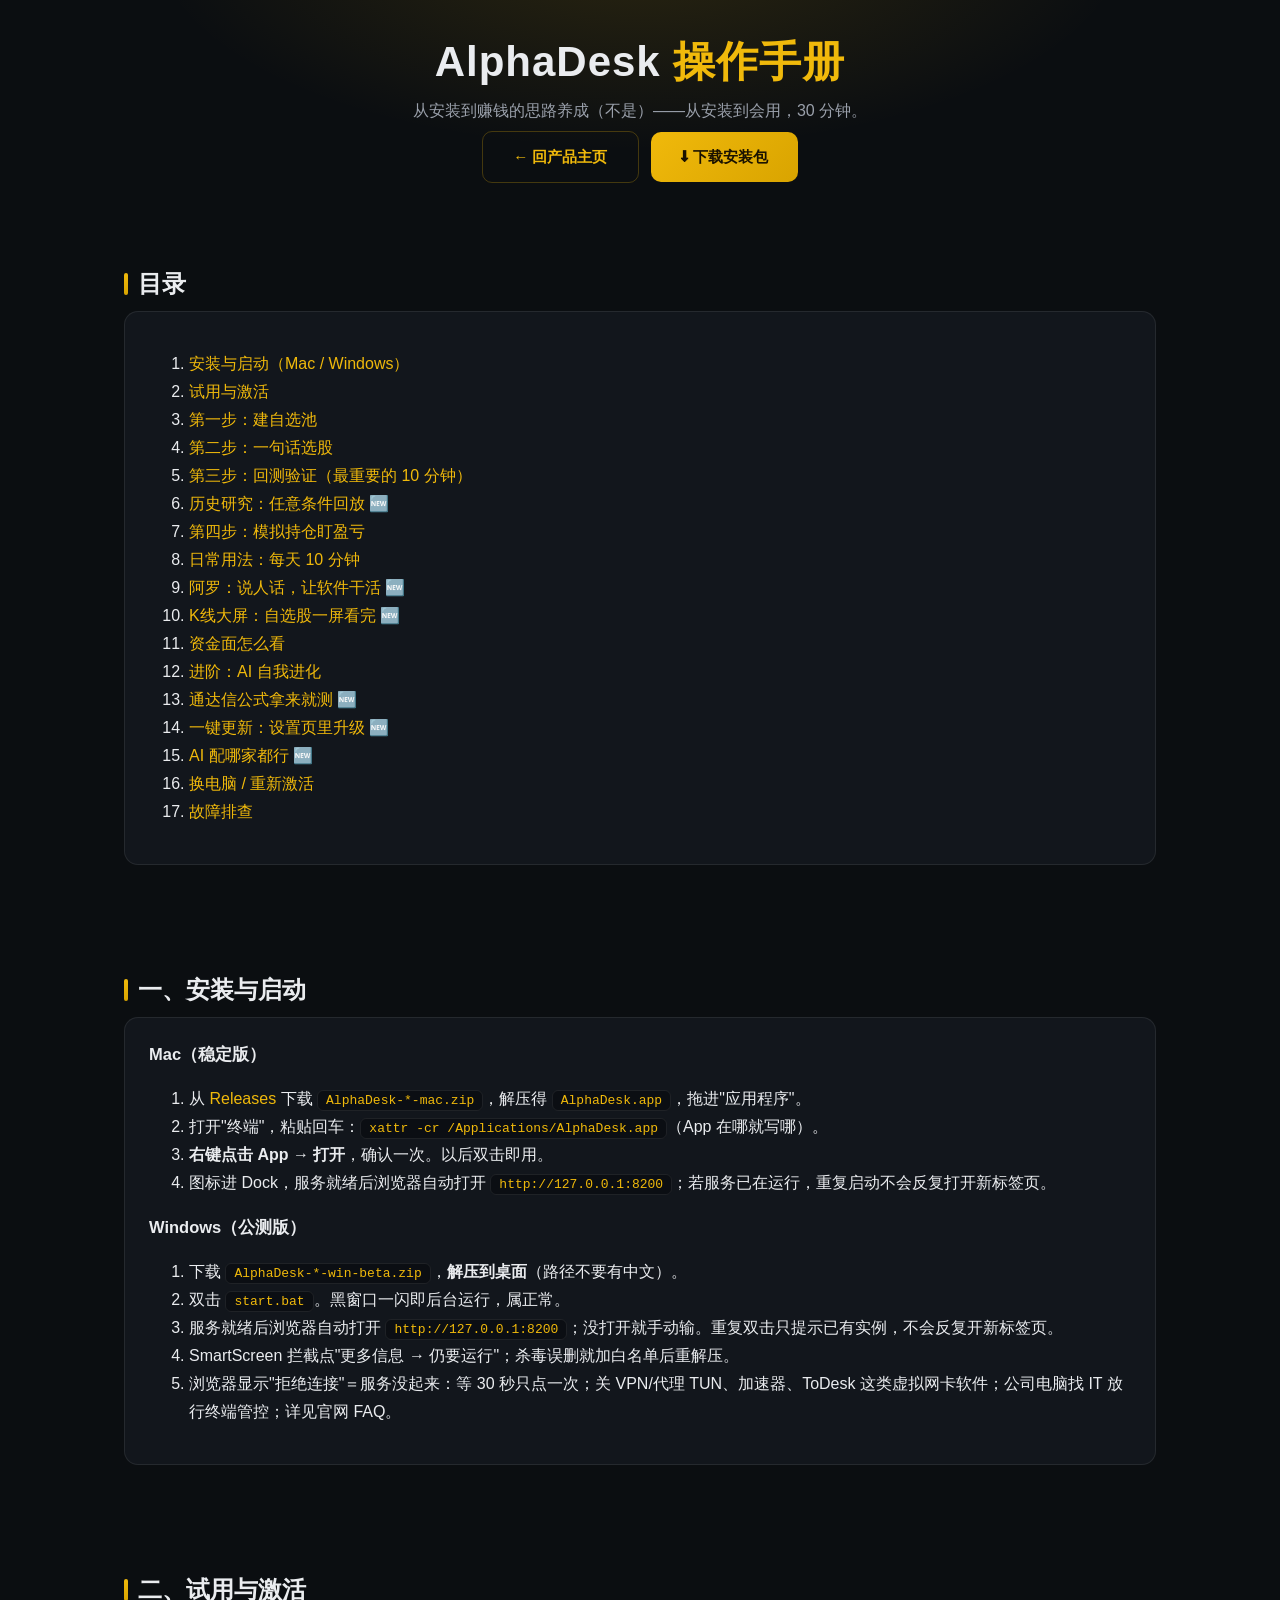
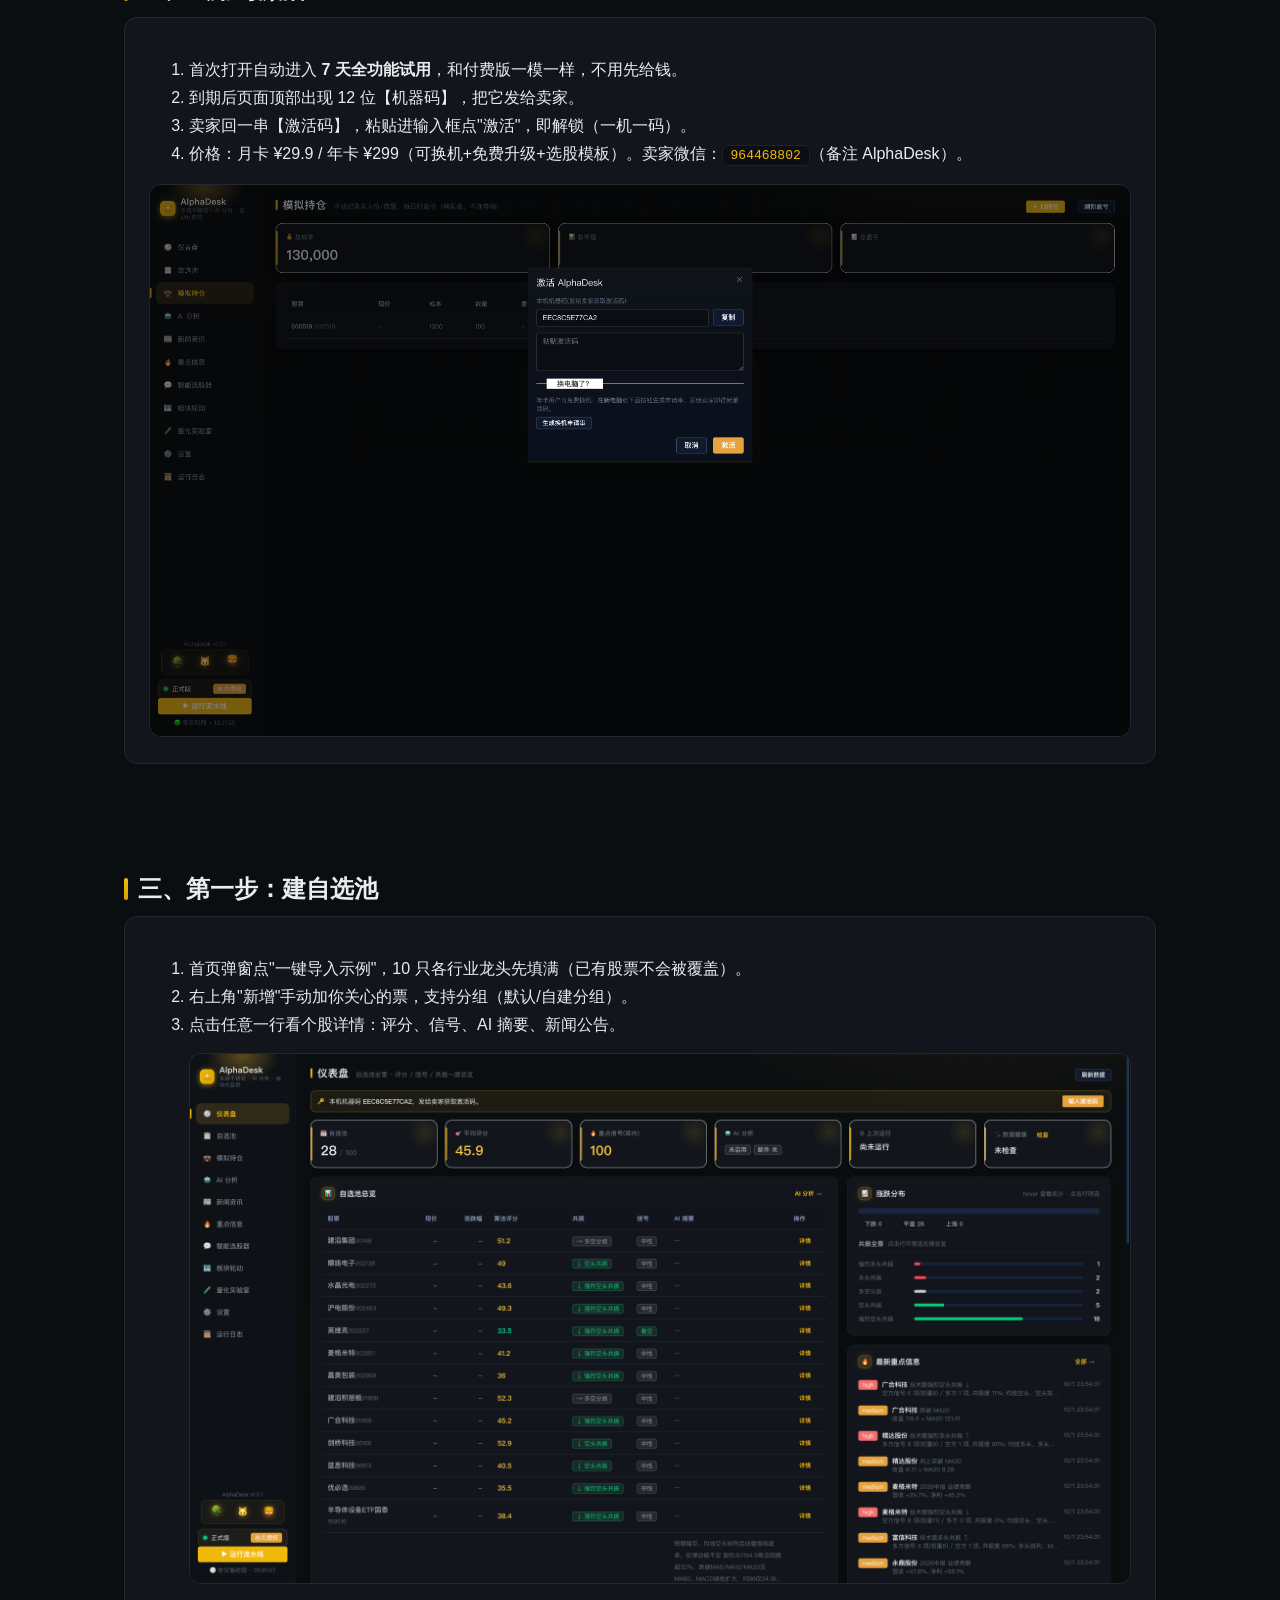
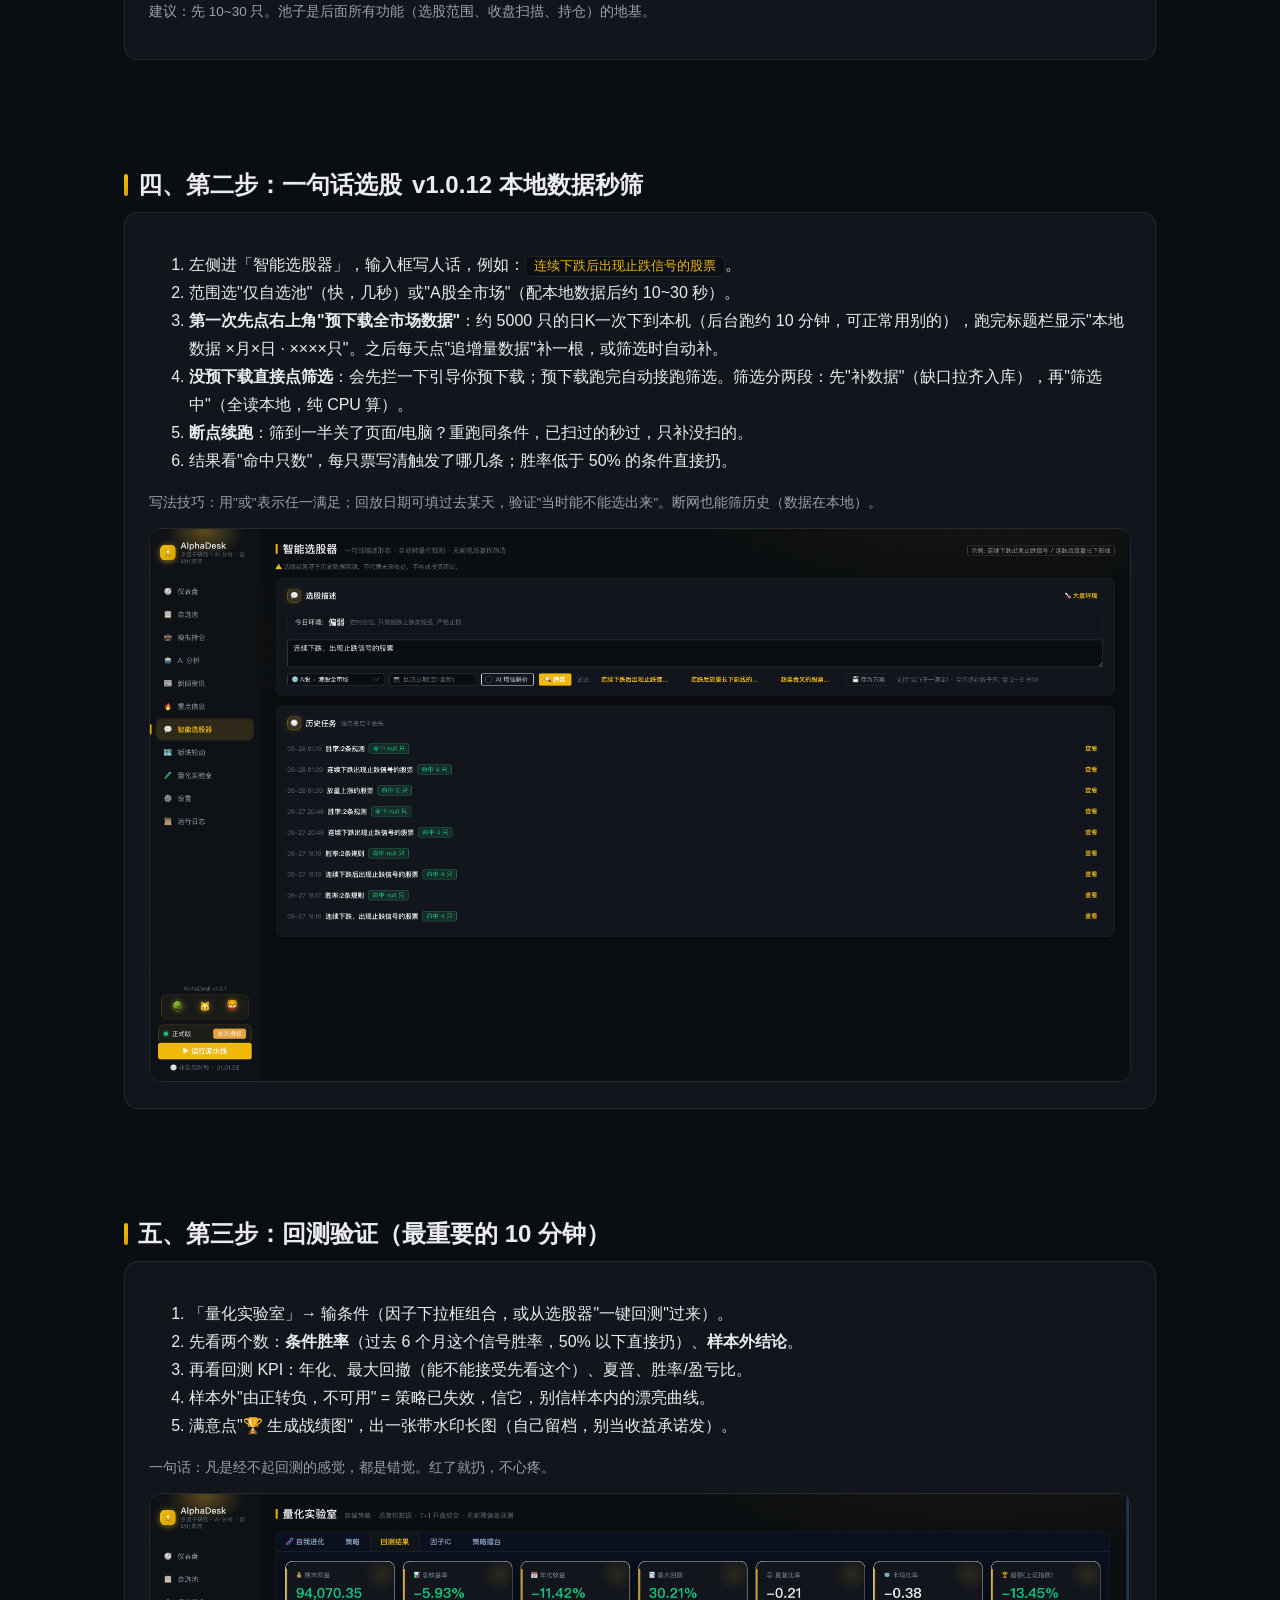
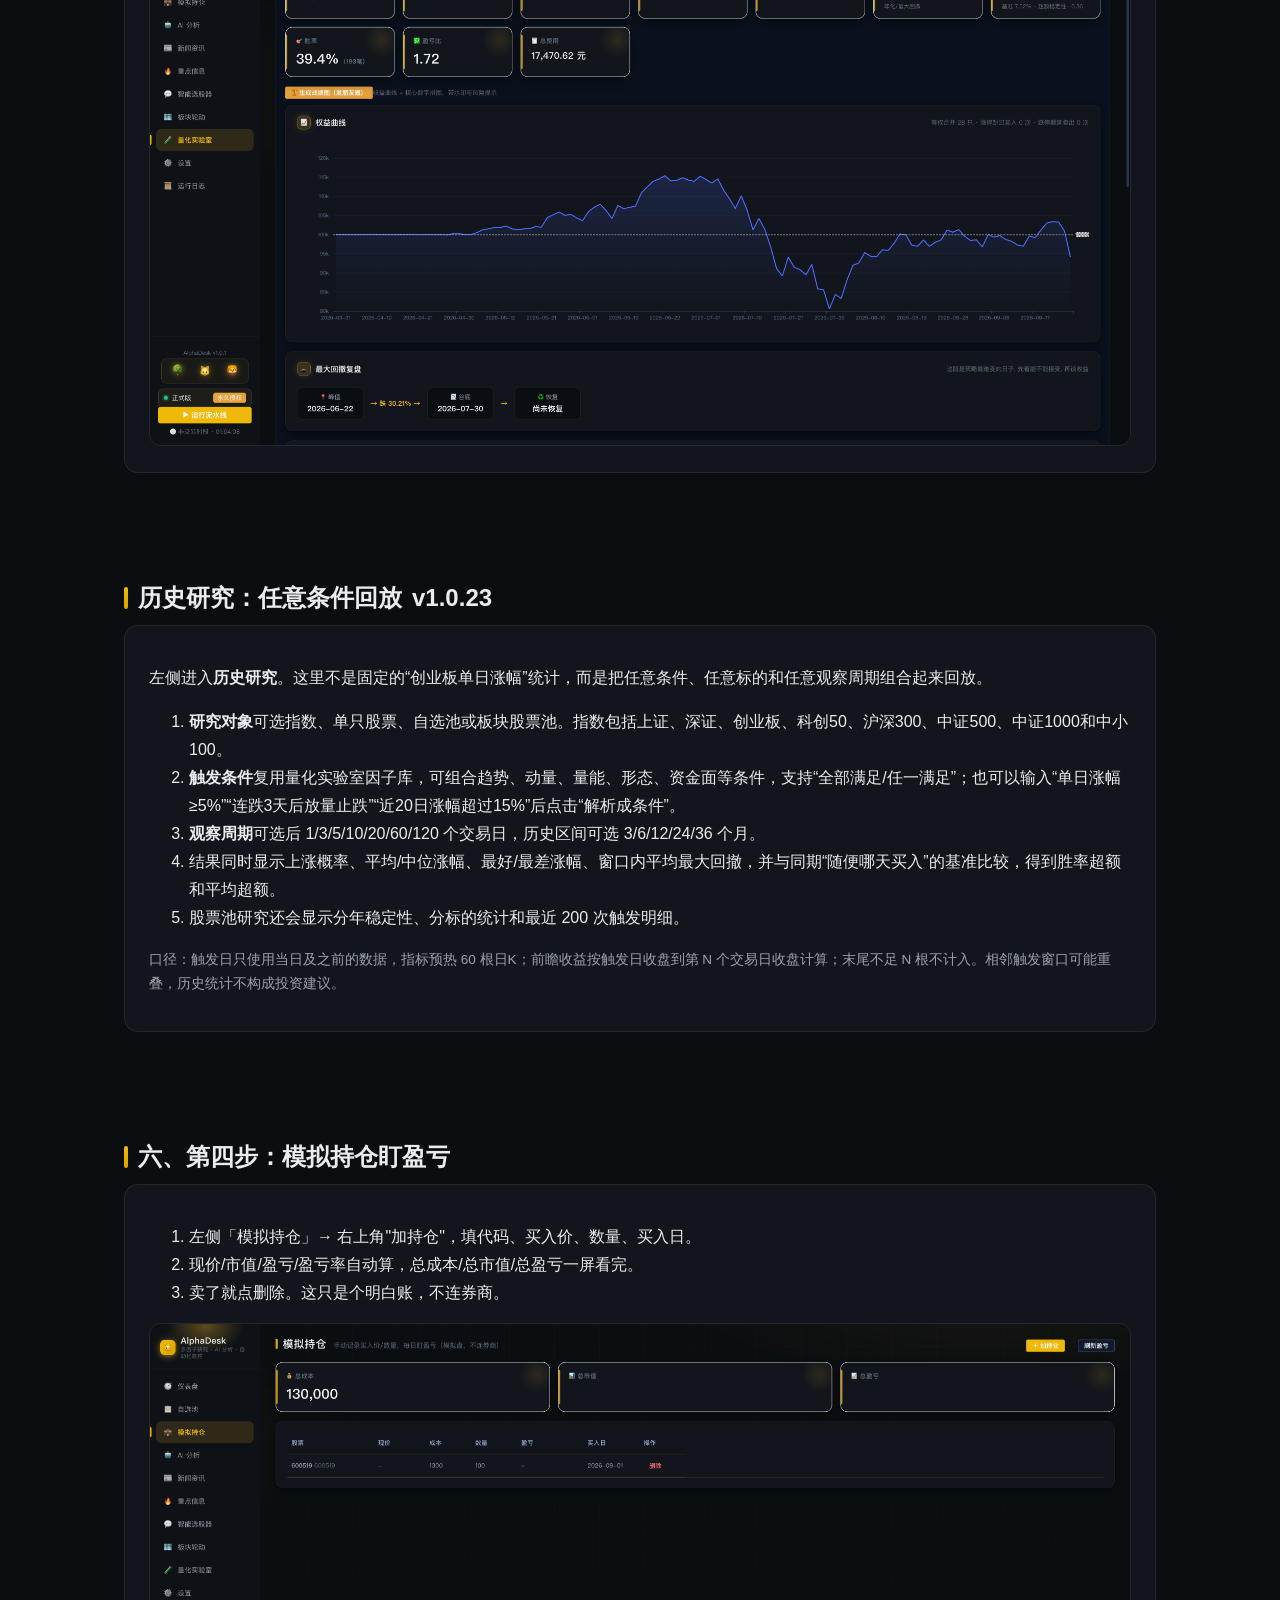
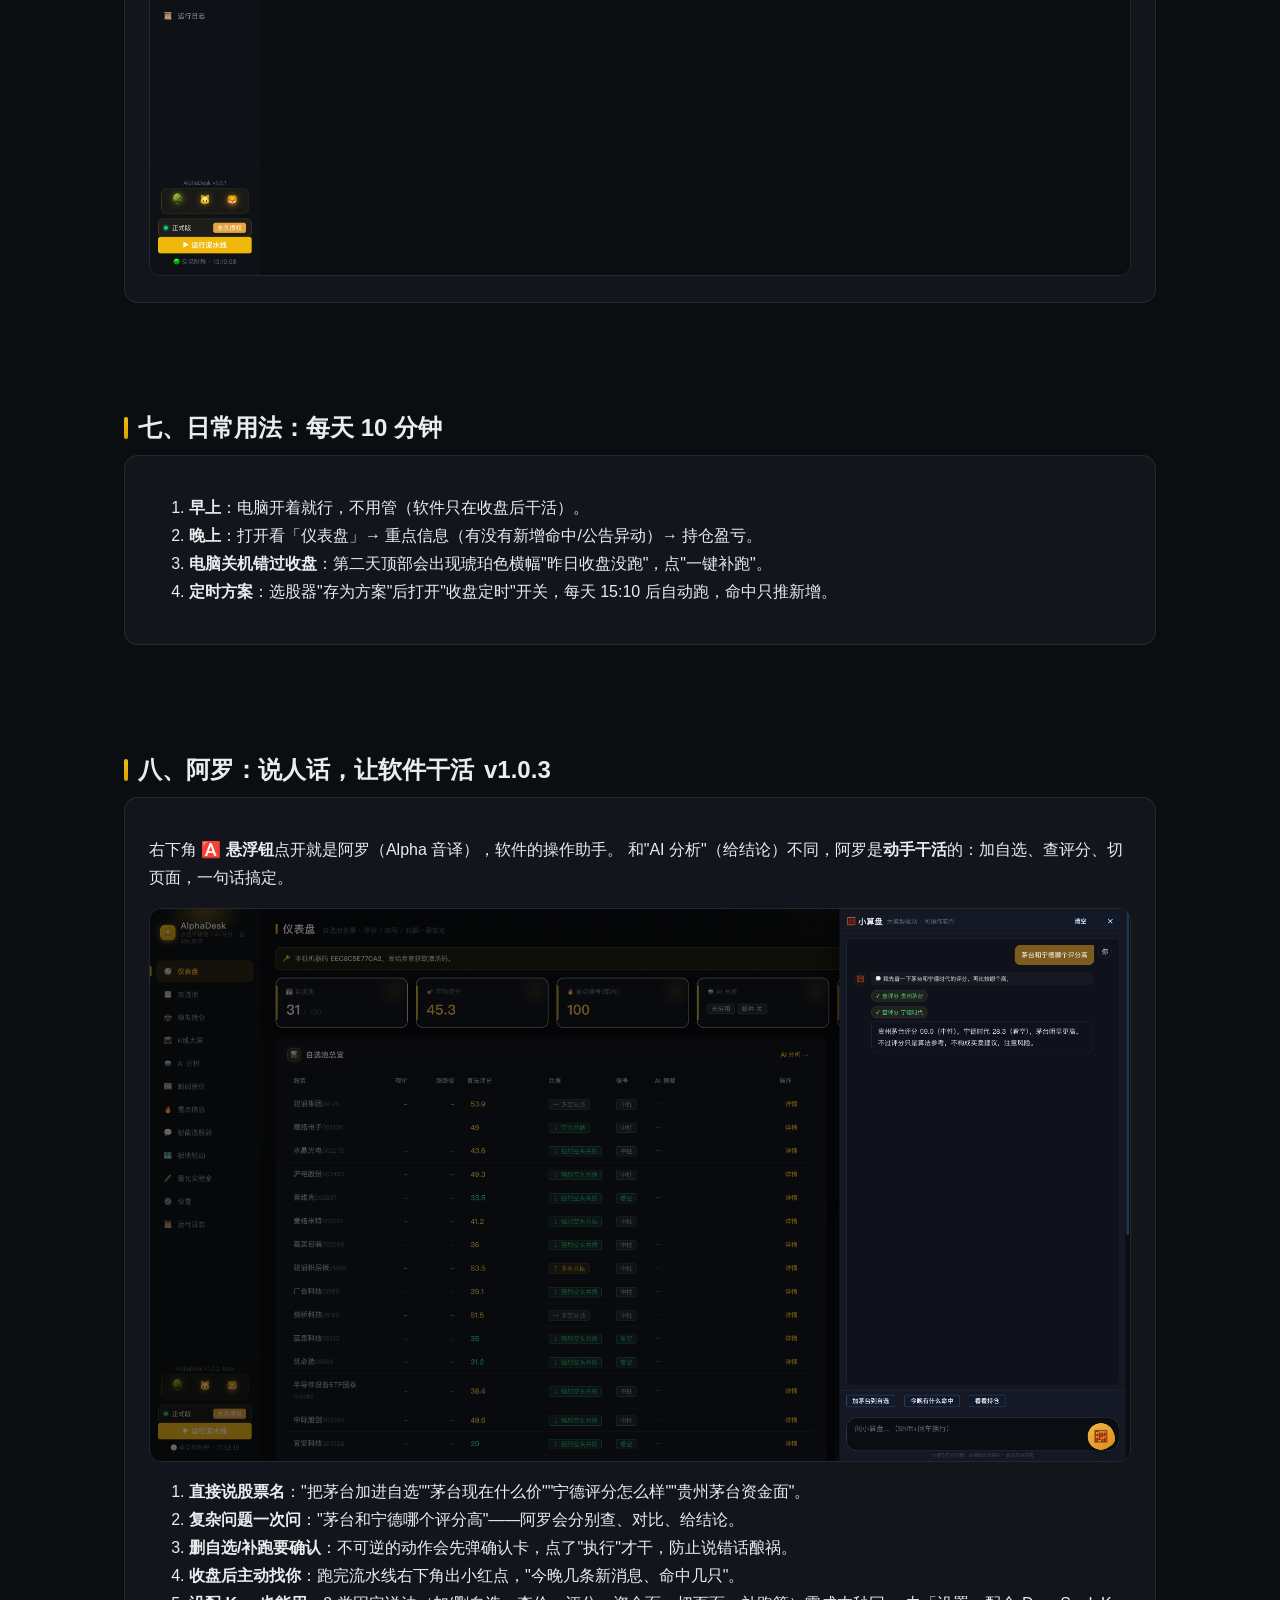
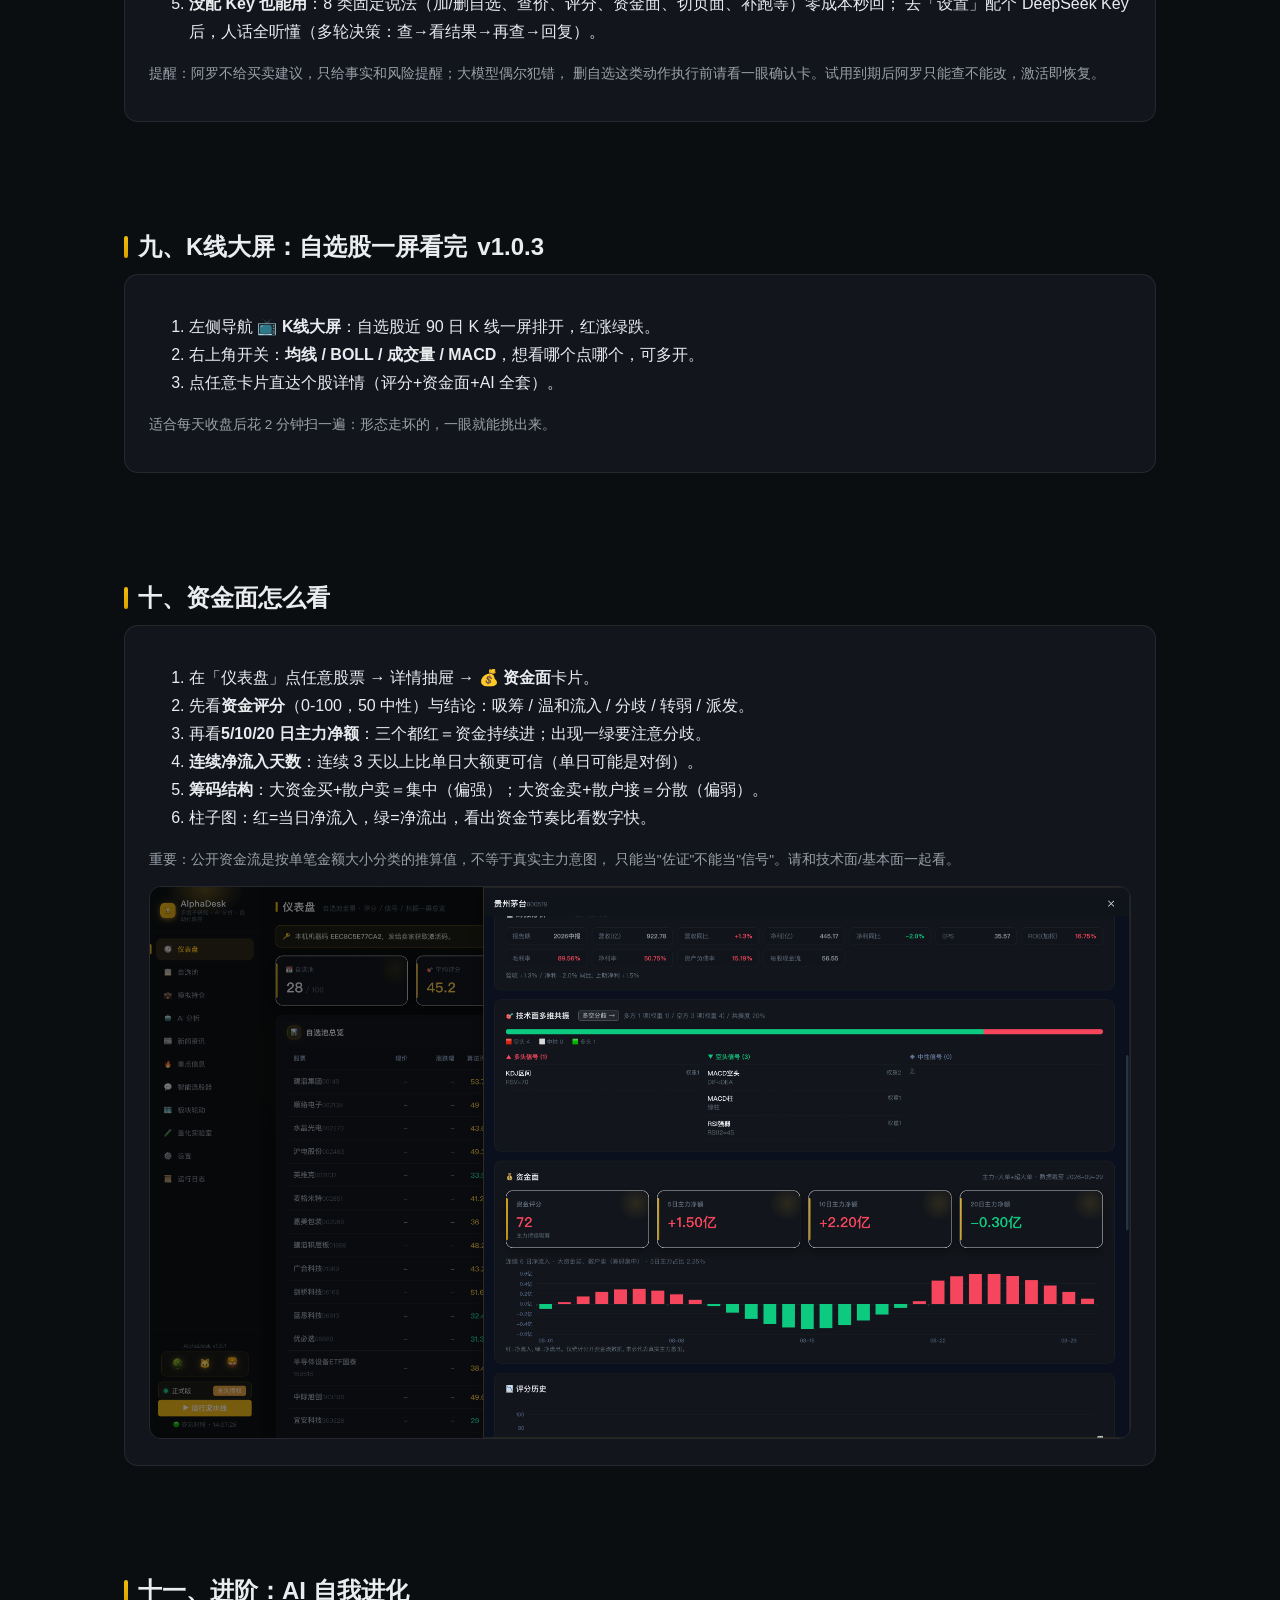
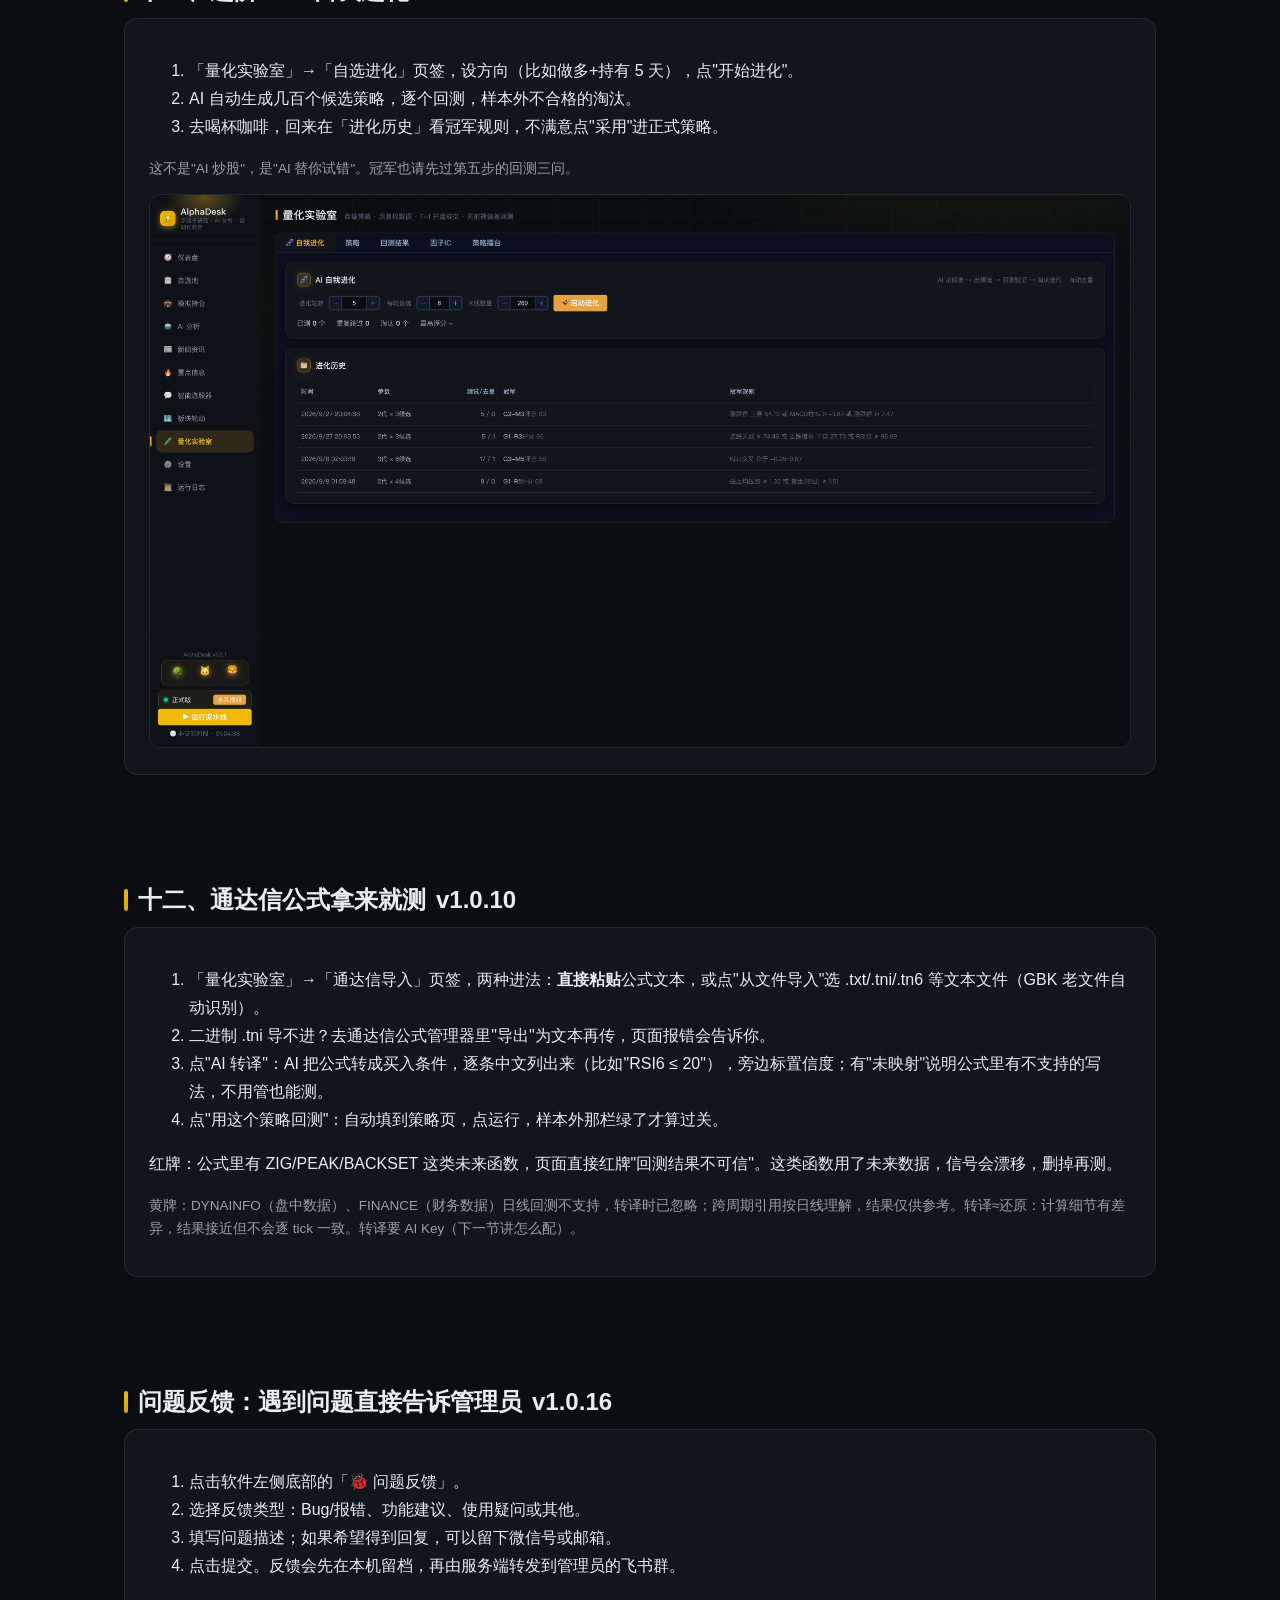
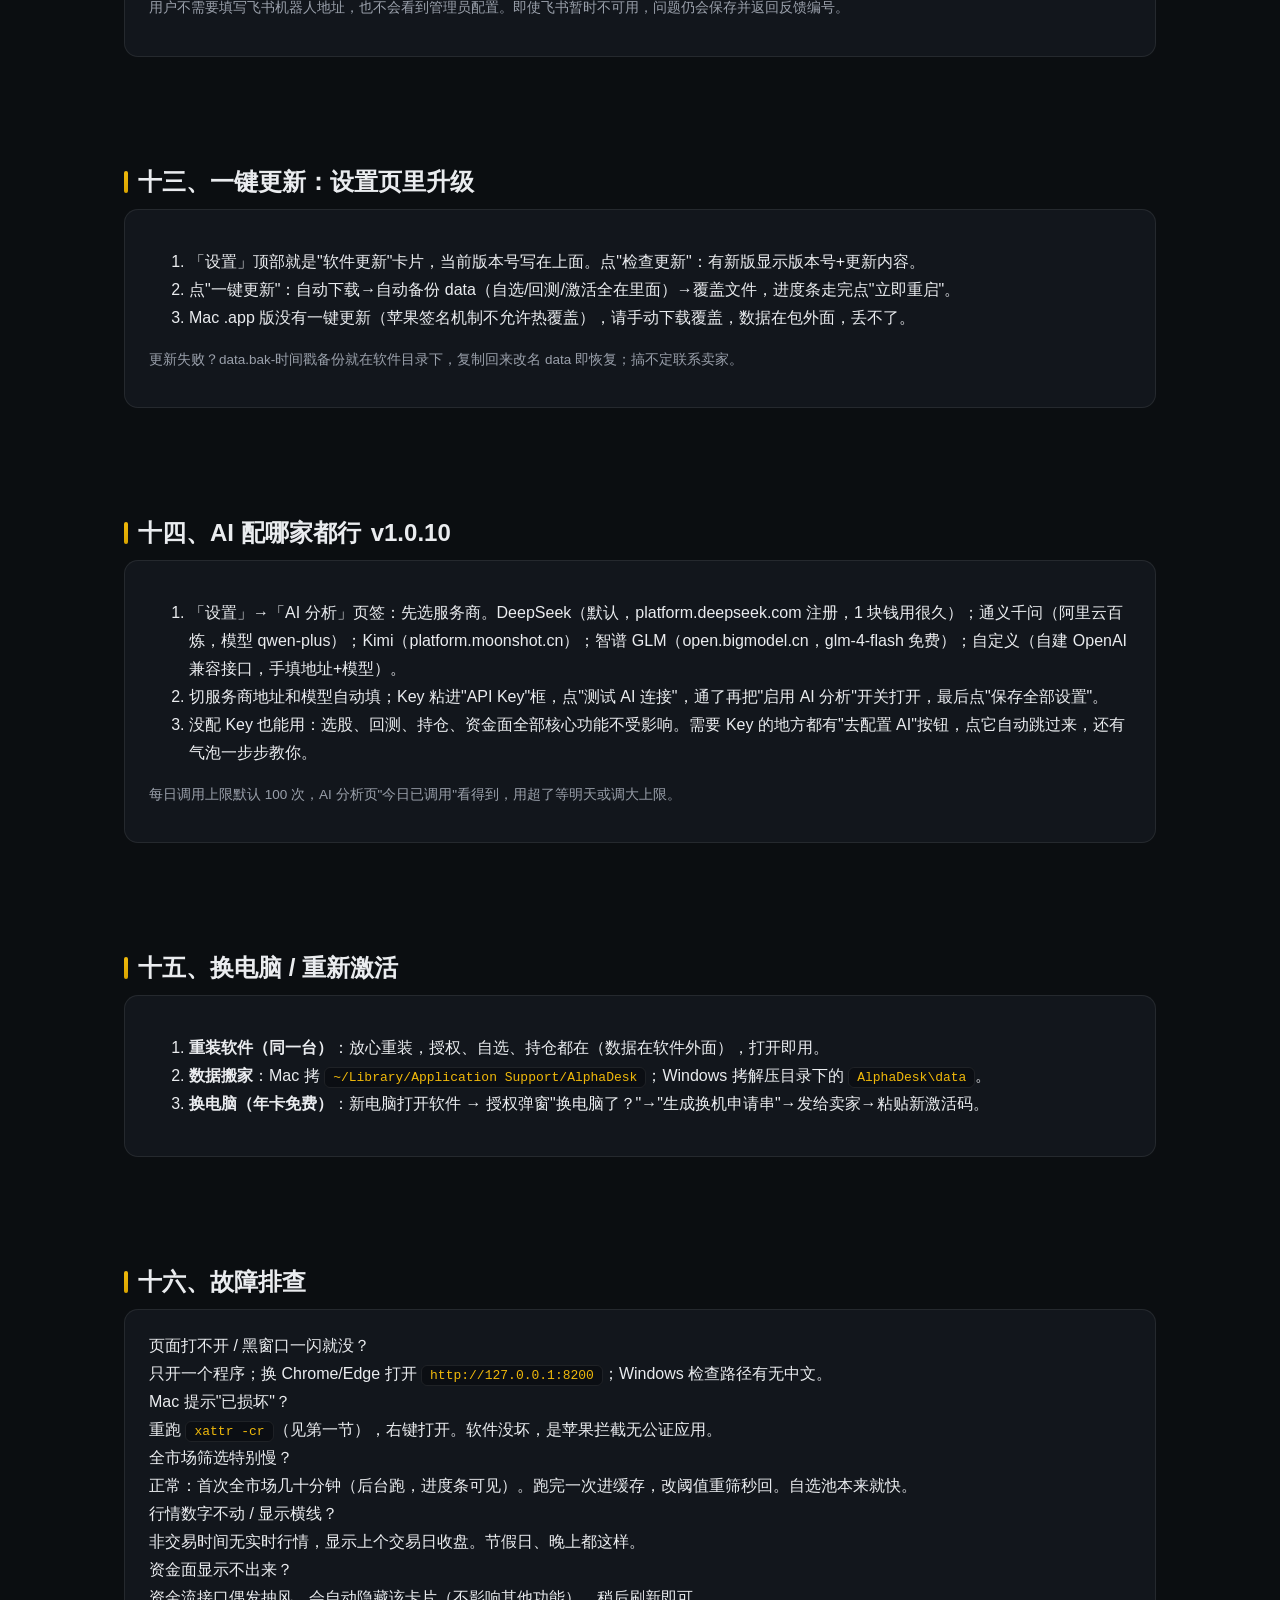
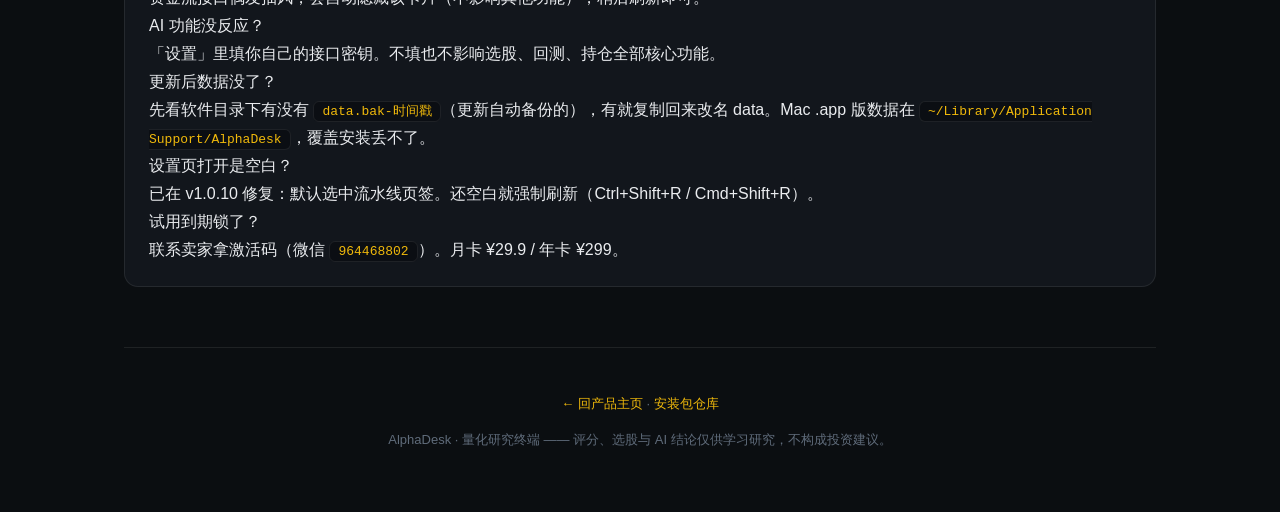
<file: manual.html>
<!DOCTYPE html>
<html lang="zh-CN">
<head>
<meta charset="UTF-8" />
<meta name="viewport" content="width=device-width, initial-scale=1.0" />
<title>AlphaDesk · 操作手册</title>
<link rel="stylesheet" href="styles.css" />
<link rel="icon" type="image/svg+xml" href="assets/favicon.svg" />
</head>
<body>
<div class="hero" style="padding:36px 0">
  <div class="wrap">
    <h1>AlphaDesk <b>操作手册</b></h1>
    <div class="sub">从安装到赚钱的思路养成（不是）——从安装到会用，30 分钟。</div>
    <div class="cta">
      <a class="btn ghost" href="index.html">← 回产品主页</a>
      <a class="btn" href="https://github.com/dennicLiu/alphadesk-app/releases/latest">⬇ 下载安装包</a>
    </div>
  </div>
</div>

<div class="wrap">
<section id="toc">
  <h2 class="sec-title">目录</h2>
  <div class="card"><ol>
    <li><a href="#install">安装与启动（Mac / Windows）</a></li>
    <li><a href="#trial">试用与激活</a></li>
    <li><a href="#pool">第一步：建自选池</a></li>
    <li><a href="#screen">第二步：一句话选股</a></li>
    <li><a href="#backtest">第三步：回测验证（最重要的 10 分钟）</a></li>
    <li><a href="#history">历史研究：任意条件回放 🆕</a></li>
    <li><a href="#hold">第四步：模拟持仓盯盈亏</a></li>
    <li><a href="#daily">日常用法：每天 10 分钟</a></li>
    <li><a href="#aluo">阿罗：说人话，让软件干活 🆕</a></li>
    <li><a href="#wall">K线大屏：自选股一屏看完 🆕</a></li>
    <li><a href="#money">资金面怎么看</a></li>
    <li><a href="#evolve">进阶：AI 自我进化</a></li>
    <li><a href="#tdx">通达信公式拿来就测 🆕</a></li>
    <li><a href="#update">一键更新：设置页里升级 🆕</a></li>
    <li><a href="#aikey">AI 配哪家都行 🆕</a></li>
    <li><a href="#transfer">换电脑 / 重新激活</a></li>
    <li><a href="#trouble">故障排查</a></li>
  </ol></div>
</section>

<section id="install">
  <h2 class="sec-title">一、安装与启动</h2>
  <div class="card">
    <h3>Mac（稳定版）</h3>
    <ol>
      <li>从 <a href="https://github.com/dennicLiu/alphadesk-app/releases/latest">Releases</a> 下载 <code>AlphaDesk-*-mac.zip</code>，解压得 <code>AlphaDesk.app</code>，拖进"应用程序"。</li>
      <li>打开"终端"，粘贴回车：<code>xattr -cr /Applications/AlphaDesk.app</code>（App 在哪就写哪）。</li>
      <li><b>右键点击 App → 打开</b>，确认一次。以后双击即用。</li>
      <li>图标进 Dock，服务就绪后浏览器自动打开 <code>http://127.0.0.1:8200</code>；若服务已在运行，重复启动不会反复打开新标签页。</li>
    </ol>
    <h3>Windows（公测版）</h3>
    <ol>
      <li>下载 <code>AlphaDesk-*-win-beta.zip</code>，<b>解压到桌面</b>（路径不要有中文）。</li>
      <li>双击 <code>start.bat</code>。黑窗口一闪即后台运行，属正常。</li>
      <li>服务就绪后浏览器自动打开 <code>http://127.0.0.1:8200</code>；没打开就手动输。重复双击只提示已有实例，不会反复开新标签页。</li>
      <li>SmartScreen 拦截点"更多信息 → 仍要运行"；杀毒误删就加白名单后重解压。</li>
      <li>浏览器显示"拒绝连接"＝服务没起来：等 30 秒只点一次；关 VPN/代理 TUN、加速器、ToDesk 这类虚拟网卡软件；公司电脑找 IT 放行终端管控；详见官网 FAQ。</li>
    </ol>
  </div>
</section>

<section id="trial">
  <h2 class="sec-title">二、试用与激活</h2>
  <div class="card"><ol>
    <li>首次打开自动进入 <b>7 天全功能试用</b>，和付费版一模一样，不用先给钱。</li>
    <li>到期后页面顶部出现 12 位【机器码】，把它发给卖家。</li>
    <li>卖家回一串【激活码】，粘贴进输入框点"激活"，即解锁（一机一码）。</li>
    <li>价格：月卡 ¥29.9 / 年卡 ¥299（可换机+免费升级+选股模板）。卖家微信：<code>964468802</code>（备注 AlphaDesk）。</li>
  </ol>
  <img class="shot" src="assets/license-v101.png" alt="激活与换机" /></div>
</section>

<section id="pool">
  <h2 class="sec-title">三、第一步：建自选池</h2>
  <div class="card"><ol>
    <li>首页弹窗点"一键导入示例"，10 只各行业龙头先填满（已有股票不会被覆盖）。</li>
    <li>右上角"新增"手动加你关心的票，支持分组（默认/自建分组）。</li>
    <li>点击任意一行看个股详情：评分、信号、AI 摘要、新闻公告。</li>
    <img class="shot" src="assets/dashboard-v101.png" alt="仪表盘" />
  </ol>
  <p class="muted">建议：先 10~30 只。池子是后面所有功能（选股范围、收盘扫描、持仓）的地基。</p></div>
</section>

<section id="screen">
  <h2 class="sec-title">四、第二步：一句话选股 <span class="tag">v1.0.12 本地数据秒筛</span></h2>
  <div class="card"><ol>
    <li>左侧进「智能选股器」，输入框写人话，例如：<code>连续下跌后出现止跌信号的股票</code>。</li>
    <li>范围选"仅自选池"（快，几秒）或"A股全市场"（配本地数据后约 10~30 秒）。</li>
    <li><b>第一次先点右上角"预下载全市场数据"</b>：约 5000 只的日K一次下到本机（后台跑约 10 分钟，可正常用别的），跑完标题栏显示"本地数据 ×月×日 · ××××只"。之后每天点"追增量数据"补一根，或筛选时自动补。</li>
    <li><b>没预下载直接点筛选</b>：会先拦一下引导你预下载；预下载跑完自动接跑筛选。筛选分两段：先"补数据"（缺口拉齐入库），再"筛选中"（全读本地，纯 CPU 算）。</li>
    <li><b>断点续跑</b>：筛到一半关了页面/电脑？重跑同条件，已扫过的秒过，只补没扫的。</li>
    <li>结果看"命中只数"，每只票写清触发了哪几条；胜率低于 50% 的条件直接扔。</li>
  </ol>
  <p class="muted">写法技巧：用"或"表示任一满足；回放日期可填过去某天，验证"当时能不能选出来"。断网也能筛历史（数据在本地）。</p>
    <img class="shot" src="assets/screener-v101.png" alt="智能选股器" /></div>
</section>

<section id="backtest">
  <h2 class="sec-title">五、第三步：回测验证（最重要的 10 分钟）</h2>
  <div class="card"><ol>
    <li>「量化实验室」→ 输条件（因子下拉框组合，或从选股器"一键回测"过来）。</li>
    <li>先看两个数：<b>条件胜率</b>（过去 6 个月这个信号胜率，50% 以下直接扔）、<b>样本外结论</b>。</li>
    <li>再看回测 KPI：年化、最大回撤（能不能接受先看这个）、夏普、胜率/盈亏比。</li>
    <li>样本外"由正转负，不可用" = 策略已失效，信它，别信样本内的漂亮曲线。</li>
    <li>满意点"🏆 生成战绩图"，出一张带水印长图（自己留档，别当收益承诺发）。</li>
  </ol>
  <p class="muted">一句话：凡是经不起回测的感觉，都是错觉。红了就扔，不心疼。</p>
    <img class="shot" src="assets/backtest-v101.png" alt="回测结果" /></div>
</section>

<section id="history">
  <h2 class="sec-title">历史研究：任意条件回放 <span class="tag">v1.0.23</span></h2>
  <div class="card">
    <p>左侧进入<b>历史研究</b>。这里不是固定的“创业板单日涨幅”统计，而是把任意条件、任意标的和任意观察周期组合起来回放。</p>
    <ol>
      <li><b>研究对象</b>可选指数、单只股票、自选池或板块股票池。指数包括上证、深证、创业板、科创50、沪深300、中证500、中证1000和中小100。</li>
      <li><b>触发条件</b>复用量化实验室因子库，可组合趋势、动量、量能、形态、资金面等条件，支持“全部满足/任一满足”；也可以输入“单日涨幅≥5%”“连跌3天后放量止跌”“近20日涨幅超过15%”后点击“解析成条件”。</li>
      <li><b>观察周期</b>可选后 1/3/5/10/20/60/120 个交易日，历史区间可选 3/6/12/24/36 个月。</li>
      <li>结果同时显示上涨概率、平均/中位涨幅、最好/最差涨幅、窗口内平均最大回撤，并与同期“随便哪天买入”的基准比较，得到胜率超额和平均超额。</li>
      <li>股票池研究还会显示分年稳定性、分标的统计和最近 200 次触发明细。</li>
    </ol>
    <p class="muted">口径：触发日只使用当日及之前的数据，指标预热 60 根日K；前瞻收益按触发日收盘到第 N 个交易日收盘计算；末尾不足 N 根不计入。相邻触发窗口可能重叠，历史统计不构成投资建议。</p>
  </div>
</section>

<section id="hold">
  <h2 class="sec-title">六、第四步：模拟持仓盯盈亏</h2>
  <div class="card"><ol>
    <li>左侧「模拟持仓」→ 右上角"加持仓"，填代码、买入价、数量、买入日。</li>
    <li>现价/市值/盈亏/盈亏率自动算，总成本/总市值/总盈亏一屏看完。</li>
    <li>卖了就点删除。这只是个明白账，不连券商。</li>
  </ol>
  <img class="shot" src="assets/holdings-v101.png" alt="模拟持仓" /></div>
</section>

<section id="daily">
  <h2 class="sec-title">七、日常用法：每天 10 分钟</h2>
  <div class="card"><ol>
    <li><b>早上</b>：电脑开着就行，不用管（软件只在收盘后干活）。</li>
    <li><b>晚上</b>：打开看「仪表盘」→ 重点信息（有没有新增命中/公告异动）→ 持仓盈亏。</li>
    <li><b>电脑关机错过收盘</b>：第二天顶部会出现琥珀色横幅"昨日收盘没跑"，点"一键补跑"。</li>
    <li><b>定时方案</b>：选股器"存为方案"后打开"收盘定时"开关，每天 15:10 后自动跑，命中只推新增。</li>
  </ol></div>
</section>

<section id="aluo">
  <h2 class="sec-title">八、阿罗：说人话，让软件干活 <span class="tag">v1.0.3</span></h2>
  <div class="card">
  <p>右下角 <b>🅰️ 悬浮钮</b>点开就是阿罗（Alpha 音译），软件的操作助手。
  和"AI 分析"（给结论）不同，阿罗是<b>动手干活</b>的：加自选、查评分、切页面，一句话搞定。</p>
  <img class="shot" src="assets/aluo-v103.png" alt="阿罗对话" />
  <ol>
    <li><b>直接说股票名</b>："把茅台加进自选""茅台现在什么价""宁德评分怎么样""贵州茅台资金面"。</li>
    <li><b>复杂问题一次问</b>："茅台和宁德哪个评分高"——阿罗会分别查、对比、给结论。</li>
    <li><b>删自选/补跑要确认</b>：不可逆的动作会先弹确认卡，点了"执行"才干，防止说错话酿祸。</li>
    <li><b>收盘后主动找你</b>：跑完流水线右下角出小红点，"今晚几条新消息、命中几只"。</li>
    <li><b>没配 Key 也能用</b>：8 类固定说法（加/删自选、查价、评分、资金面、切页面、补跑等）零成本秒回；
    去「设置」配个 DeepSeek Key 后，人话全听懂（多轮决策：查→看结果→再查→回复）。</li>
  </ol>
  <p class="muted">提醒：阿罗不给买卖建议，只给事实和风险提醒；大模型偶尔犯错，
  删自选这类动作执行前请看一眼确认卡。试用到期后阿罗只能查不能改，激活即恢复。</p>
  </div>
</section>

<section id="wall">
  <h2 class="sec-title">九、K线大屏：自选股一屏看完 <span class="tag">v1.0.3</span></h2>
  <div class="card"><ol>
    <li>左侧导航 <b>📺 K线大屏</b>：自选股近 90 日 K 线一屏排开，红涨绿跌。</li>
    <li>右上角开关：<b>均线 / BOLL / 成交量 / MACD</b>，想看哪个点哪个，可多开。</li>
    <li>点任意卡片直达个股详情（评分+资金面+AI 全套）。</li>
  </ol>
  <p class="muted">适合每天收盘后花 2 分钟扫一遍：形态走坏的，一眼就能挑出来。</p>
  </div>
</section>

<section id="money">
  <h2 class="sec-title">十、资金面怎么看</h2>
  <div class="card"><ol>
    <li>在「仪表盘」点任意股票 → 详情抽屉 → <b>💰 资金面</b>卡片。</li>
    <li>先看<b>资金评分</b>（0-100，50 中性）与结论：吸筹 / 温和流入 / 分歧 / 转弱 / 派发。</li>
    <li>再看<b>5/10/20 日主力净额</b>：三个都红＝资金持续进；出现一绿要注意分歧。</li>
    <li><b>连续净流入天数</b>：连续 3 天以上比单日大额更可信（单日可能是对倒）。</li>
    <li><b>筹码结构</b>：大资金买+散户卖＝集中（偏强）；大资金卖+散户接＝分散（偏弱）。</li>
    <li>柱子图：红=当日净流入，绿=净流出，看出资金节奏比看数字快。</li>
  </ol>
  <p class="muted">重要：公开资金流是按单笔金额大小分类的推算值，不等于真实主力意图，
  只能当"佐证"不能当"信号"。请和技术面/基本面一起看。</p>
  <img class="shot" src="assets/moneyflow-v102.png" alt="资金面分析" /></div>
</section>

<section id="evolve">
  <h2 class="sec-title">十一、进阶：AI 自我进化</h2>
  <div class="card"><ol>
    <li>「量化实验室」→「自选进化」页签，设方向（比如做多+持有 5 天），点"开始进化"。</li>
    <li>AI 自动生成几百个候选策略，逐个回测，样本外不合格的淘汰。</li>
    <li>去喝杯咖啡，回来在「进化历史」看冠军规则，不满意点"采用"进正式策略。</li>
  </ol>
  <p class="muted">这不是"AI 炒股"，是"AI 替你试错"。冠军也请先过第五步的回测三问。</p>
    <img class="shot" src="assets/evolve-v101.png" alt="AI自我进化" /></div>
</section>

<section id="tdx">
  <h2 class="sec-title">十二、通达信公式拿来就测 <span class="tag">v1.0.10</span></h2>
  <div class="card"><ol>
    <li>「量化实验室」→「通达信导入」页签，两种进法：<b>直接粘贴</b>公式文本，或点"从文件导入"选 .txt/.tni/.tn6 等文本文件（GBK 老文件自动识别）。</li>
    <li>二进制 .tni 导不进？去通达信公式管理器里"导出"为文本再传，页面报错会告诉你。</li>
    <li>点"AI 转译"：AI 把公式转成买入条件，逐条中文列出来（比如"RSI6 ≤ 20"），旁边标置信度；有"未映射"说明公式里有不支持的写法，不用管也能测。</li>
    <li>点"用这个策略回测"：自动填到策略页，点运行，样本外那栏绿了才算过关。</li>
  </ol>
  <p class="warn">红牌：公式里有 ZIG/PEAK/BACKSET 这类未来函数，页面直接红牌"回测结果不可信"。这类函数用了未来数据，信号会漂移，删掉再测。</p>
  <p class="muted">黄牌：DYNAINFO（盘中数据）、FINANCE（财务数据）日线回测不支持，转译时已忽略；跨周期引用按日线理解，结果仅供参考。转译≈还原：计算细节有差异，结果接近但不会逐 tick 一致。转译要 AI Key（下一节讲怎么配）。</p></div>
</section>

<section id="feedback">
  <h2 class="sec-title">问题反馈：遇到问题直接告诉管理员 <span class="tag">v1.0.16</span></h2>
  <div class="card"><ol>
    <li>点击软件左侧底部的「🐞 问题反馈」。</li>
    <li>选择反馈类型：Bug/报错、功能建议、使用疑问或其他。</li>
    <li>填写问题描述；如果希望得到回复，可以留下微信号或邮箱。</li>
    <li>点击提交。反馈会先在本机留档，再由服务端转发到管理员的飞书群。</li>
  </ol>
  <p class="muted">用户不需要填写飞书机器人地址，也不会看到管理员配置。即使飞书暂时不可用，问题仍会保存并返回反馈编号。</p></div>
</section>

<section id="update">
  <h2 class="sec-title">十三、一键更新：设置页里升级</h2>
  <div class="card"><ol>
    <li>「设置」顶部就是"软件更新"卡片，当前版本号写在上面。点"检查更新"：有新版显示版本号+更新内容。</li>
    <li>点"一键更新"：自动下载→自动备份 data（自选/回测/激活全在里面）→覆盖文件，进度条走完点"立即重启"。</li>
    <li>Mac .app 版没有一键更新（苹果签名机制不允许热覆盖），请手动下载覆盖，数据在包外面，丢不了。</li>
  </ol>
  <p class="muted">更新失败？data.bak-时间戳备份就在软件目录下，复制回来改名 data 即恢复；搞不定联系卖家。</p></div>
</section>

<section id="aikey">
  <h2 class="sec-title">十四、AI 配哪家都行 <span class="tag">v1.0.10</span></h2>
  <div class="card"><ol>
    <li>「设置」→「AI 分析」页签：先选服务商。DeepSeek（默认，platform.deepseek.com 注册，1 块钱用很久）；通义千问（阿里云百炼，模型 qwen-plus）；Kimi（platform.moonshot.cn）；智谱 GLM（open.bigmodel.cn，glm-4-flash 免费）；自定义（自建 OpenAI 兼容接口，手填地址+模型）。</li>
    <li>切服务商地址和模型自动填；Key 粘进"API Key"框，点"测试 AI 连接"，通了再把"启用 AI 分析"开关打开，最后点"保存全部设置"。</li>
    <li>没配 Key 也能用：选股、回测、持仓、资金面全部核心功能不受影响。需要 Key 的地方都有"去配置 AI"按钮，点它自动跳过来，还有气泡一步步教你。</li>
  </ol>
  <p class="muted">每日调用上限默认 100 次，AI 分析页"今日已调用"看得到，用超了等明天或调大上限。</p></div>
</section>

<section id="transfer">
  <h2 class="sec-title">十五、换电脑 / 重新激活</h2>
  <div class="card"><ol>
    <li><b>重装软件（同一台）</b>：放心重装，授权、自选、持仓都在（数据在软件外面），打开即用。</li>
    <li><b>数据搬家</b>：Mac 拷 <code>~/Library/Application Support/AlphaDesk</code>；Windows 拷解压目录下的 <code>AlphaDesk\data</code>。</li>
    <li><b>换电脑（年卡免费）</b>：新电脑打开软件 → 授权弹窗"换电脑了？"→"生成换机申请串"→发给卖家→粘贴新激活码。</li>
  </ol></div>
</section>

<section id="trouble">
  <h2 class="sec-title">十六、故障排查</h2>
  <div class="card">
    <div class="qa"><div class="q">页面打不开 / 黑窗口一闪就没？</div>
      <div class="a">只开一个程序；换 Chrome/Edge 打开 <code>http://127.0.0.1:8200</code>；Windows 检查路径有无中文。</div></div>
    <div class="qa"><div class="q">Mac 提示"已损坏"？</div>
      <div class="a">重跑 <code>xattr -cr</code>（见第一节），右键打开。软件没坏，是苹果拦截无公证应用。</div></div>
    <div class="qa"><div class="q">全市场筛选特别慢？</div>
      <div class="a">正常：首次全市场几十分钟（后台跑，进度条可见）。跑完一次进缓存，改阈值重筛秒回。自选池本来就快。</div></div>
    <div class="qa"><div class="q">行情数字不动 / 显示横线？</div>
      <div class="a">非交易时间无实时行情，显示上个交易日收盘。节假日、晚上都这样。</div></div>
    <div class="qa"><div class="q">资金面显示不出来？</div>
      <div class="a">资金流接口偶发抽风，会自动隐藏该卡片（不影响其他功能），稍后刷新即可。</div></div>
    <div class="qa"><div class="q">AI 功能没反应？</div>
      <div class="a">「设置」里填你自己的接口密钥。不填也不影响选股、回测、持仓全部核心功能。</div></div>
    <div class="qa"><div class="q">更新后数据没了？</div>
      <div class="a">先看软件目录下有没有 <code>data.bak-时间戳</code>（更新自动备份的），有就复制回来改名 data。Mac .app 版数据在 <code>~/Library/Application Support/AlphaDesk</code>，覆盖安装丢不了。</div></div>
    <div class="qa"><div class="q">设置页打开是空白？</div>
      <div class="a">已在 v1.0.10 修复：默认选中流水线页签。还空白就强制刷新（Ctrl+Shift+R / Cmd+Shift+R）。</div></div>
    <div class="qa"><div class="q">试用到期锁了？</div>
      <div class="a">联系卖家拿激活码（微信 <code>964468802</code>）。月卡 ¥29.9 / 年卡 ¥299。</div></div>
  </div>
</section>

<footer>
  <div class="wrap">
    <p><a href="index.html">← 回产品主页</a> · <a href="https://github.com/dennicLiu/alphadesk-app">安装包仓库</a></p>
    <p>AlphaDesk · 量化研究终端 —— 评分、选股与 AI 结论仅供学习研究，不构成投资建议。</p>
  </div>
</footer>
</div>
<style>
.shot { width: 100%; border-radius: 12px; margin: 14px 0 4px; border: 1px solid rgba(255,255,255,.08); }
</style>
</body>
</html>
</file>
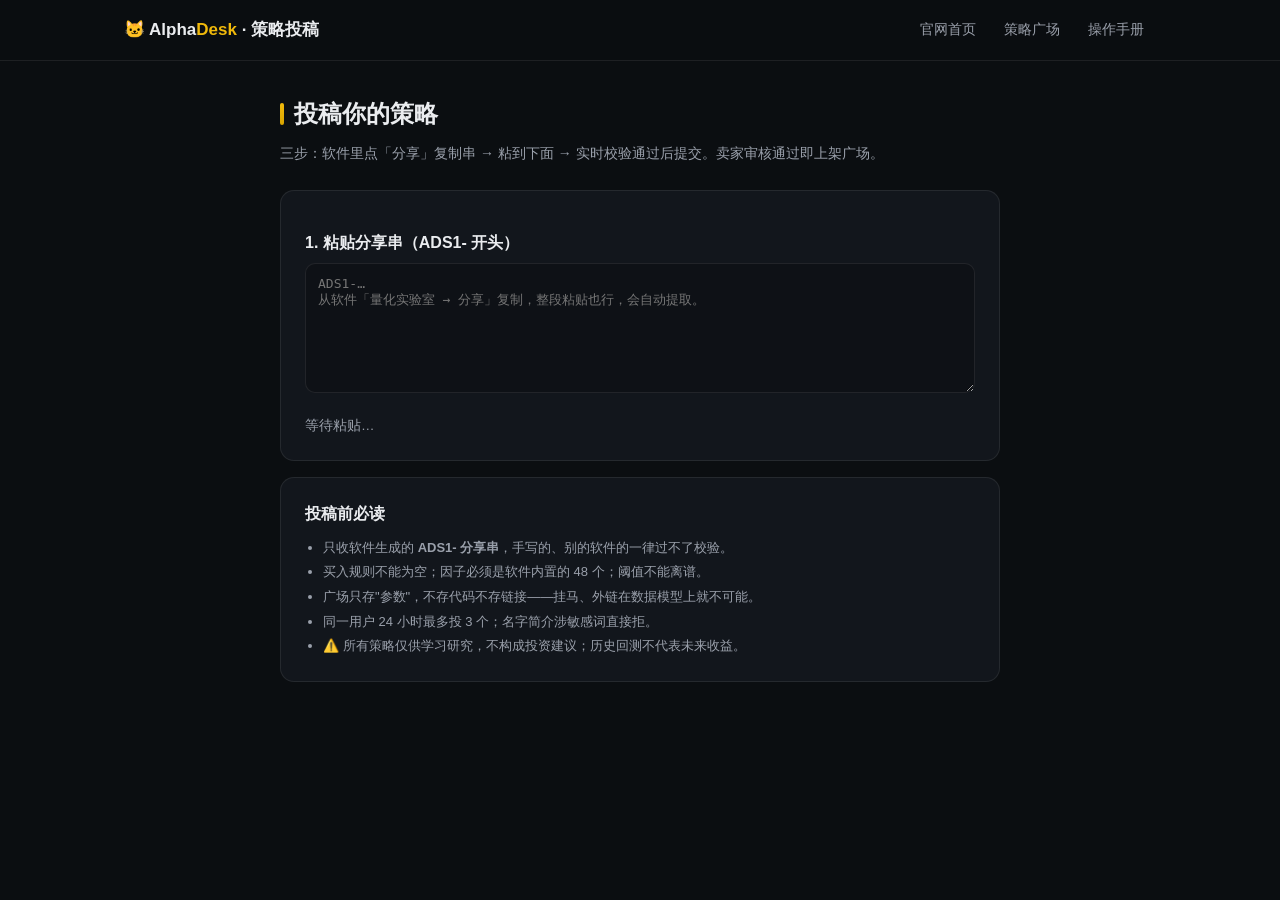
<file: share.html>
<!DOCTYPE html>
<html lang="zh-CN">
<head>
<meta charset="UTF-8" />
<meta name="viewport" content="width=device-width, initial-scale=1.0" />
<title>投稿策略 - AlphaDesk 策略广场</title>
<link rel="icon" href="assets/favicon.svg" type="image/svg+xml" />
<link rel="stylesheet" href="styles.css" />
<style>
.share-box{max-width:720px;margin:0 auto;}
.share-box textarea{width:100%;min-height:130px;box-sizing:border-box;background:#0e1116;
  border:1px solid var(--line);border-radius:10px;color:var(--ink);padding:12px;font-size:13px;
  font-family:ui-monospace,Menlo,Consolas,monospace;}
.share-box input[type=text]{width:100%;box-sizing:border-box;background:#0e1116;
  border:1px solid var(--line);border-radius:10px;color:var(--ink);padding:11px 12px;font-size:14px;}
.share-box label{display:block;margin:16px 0 6px;font-weight:700;}
.check-line{display:flex;align-items:center;gap:8px;margin-top:12px;min-height:24px;font-size:14px;}
.check-line.ok{color:#3ddc84;}
.check-line.err{color:#ff6b6b;}
.rule-list{margin:10px 0 0;padding-left:0;list-style:none;font-size:13px;}
.rule-list li{padding:4px 0;color:var(--muted);}
.rule-list li b{color:var(--ink);}
.spec-card{margin-top:14px;}
.spec-card h3{margin:0 0 8px;}
button[disabled]{opacity:.4;cursor:not-allowed;}
</style>
</head>
<body>
<div class="topbar">
  <div class="wrap">
    <div class="brand">🐱 Alpha<b>Desk</b> · 策略投稿</div>
    <nav class="nav">
      <a href="index.html">官网首页</a>
      <a href="index.html#showcase">策略广场</a>
      <a href="manual.html">操作手册</a>
    </nav>
  </div>
</div>

<div class="wrap" style="padding-top:32px;padding-bottom:60px">
  <div class="share-box">
    <h2 class="sec-title">投稿你的策略</h2>
    <div class="sec-sub">三步：软件里点「分享」复制串 → 粘到下面 → 实时校验通过后提交。卖家审核通过即上架广场。</div>

    <div class="card">
      <label for="shareInput">1. 粘贴分享串（ADS1- 开头）</label>
      <textarea id="shareInput" placeholder="ADS1-…&#10;从软件「量化实验室 → 分享」复制，整段粘贴也行，会自动提取。"></textarea>
      <div class="check-line" id="checkLine"><span class="muted">等待粘贴…</span></div>
      <ul class="rule-list" id="ruleList" style="display:none"></ul>
    </div>

    <div class="card" id="metaCard" style="display:none">
      <label for="nickInput">2. 你的昵称（展示在广场，最多 12 字）</label>
      <input type="text" id="nickInput" maxlength="12" placeholder="例如：追涨小王" />
      <label for="descInput">3. 一句话介绍（最多 60 字：这策略抓什么行情）</label>
      <input type="text" id="descInput" maxlength="60" placeholder="例如：连续大跌后抓止跌反弹" />
      <div style="margin-top:18px;display:flex;gap:12px;flex-wrap:wrap">
        <button class="btn" id="submitBtn" disabled>提交审核</button>
        <span class="muted" id="submitTip" style="align-self:center;font-size:13px"></span>
      </div>
    </div>

    <div class="card" id="doneCard" style="display:none;text-align:center">
      <p style="font-size:18px"><b>✅ 已收到，等审核上架</b></p>
      <p class="muted" id="doneTip">卖家每天集中审核，通过后会出现在<a href="index.html#showcase">策略广场</a>。</p>
      <p class="muted">嫌慢？加微信 <span class="wx">964468802</span> 催一下。</p>
    </div>

    <div class="card">
      <p style="margin:0 0 8px"><b>投稿前必读</b></p>
      <ul class="muted" style="margin:0;padding-left:18px;font-size:13px;line-height:1.9">
        <li>只收软件生成的 <b>ADS1- 分享串</b>，手写的、别的软件的一律过不了校验。</li>
        <li>买入规则不能为空；因子必须是软件内置的 48 个；阈值不能离谱。</li>
        <li>广场只存"参数"，不存代码不存链接——挂马、外链在数据模型上就不可能。</li>
        <li>同一用户 24 小时最多投 3 个；名字简介涉敏感词直接拒。</li>
        <li>⚠️ 所有策略仅供学习研究，不构成投资建议；历史回测不代表未来收益。</li>
      </ul>
    </div>
  </div>
</div>

<script src="share-validate.js"></script>
<script>
(function(){
  var input = document.getElementById("shareInput");
  var line = document.getElementById("checkLine");
  var ruleList = document.getElementById("ruleList");
  var metaCard = document.getElementById("metaCard");
  var submitBtn = document.getElementById("submitBtn");
  var submitTip = document.getElementById("submitTip");
  var doneCard = document.getElementById("doneCard");
  var nickInput = document.getElementById("nickInput");
  var descInput = document.getElementById("descInput");
  var current = null, timer = null;

  // 投稿通道: 飞书表单。校验通过后拼一个"预填好三个字段"的表单链接,
  // 用户点提交即直达表单, 只需按一下「提交」按钮(飞书自己写库, 前端无密钥)。
  var FORM_URL = "https://a602o24ya8.feishu.cn/share/base/form/shrcnfwXbNFJfHuRQOamw8E5efg";

  function esc(s){ return String(s == null ? "" : s).replace(/[&<>"']/g, function(c){
    return {"&":"&amp;","<":"&lt;",">":"&gt;",'"':"&quot;","'":"&#39;"}[c]; }); }

  // 飞书表单预填: ?prefill_<字段名>=<值>(字段名 URL 编码)。实测有效。
  function buildFormUrl(nick, desc, share){
    var p = new URLSearchParams();
    if (nick) p.append("prefill_昵称", nick);
    if (desc) p.append("prefill_简介", desc);
    if (share) p.append("prefill_分享串", share);
    return FORM_URL + (FORM_URL.indexOf("?") < 0 ? "?" : "&") + p.toString();
  }

  function ruleText(r){
    if (r.rules && !r.factor) return "子组（" + (r.op === "any" ? "任一满足" : "全部满足") + "，" + r.rules.length + " 条）";
    return "因子 " + r.factor + " " + r.op + " " + r.value + (r.op === "between" ? (" ~ " + r.value2) : "");
  }

  function setLine(ok, msg){
    line.className = "check-line " + (ok ? "ok" : "err");
    line.textContent = (ok ? "✅ " : "❌ ") + msg;
  }

  async function check(){
    var v = input.value.trim();
    if (!v) {
      line.className = "check-line"; line.innerHTML = "<span class='muted'>等待粘贴…</span>";
      ruleList.style.display = "none"; metaCard.style.display = "none"; current = null;
      return;
    }
    setLine(false, "校验中…");
    try {
      var r = await AdShare.validate(v);
      if (!r.ok) {
        setLine(false, r.error);
        ruleList.style.display = "none"; metaCard.style.display = "none"; current = null;
        return;
      }
      current = r;
      setLine(true, "校验通过：「" + r.name + "」，买入规则 " + r.ruleCount + " 条。");
      ruleList.innerHTML = (r.spec.entry.rules || []).map(function (x) {
        return "<li>📏 <b>" + esc(ruleText(x)) + "</b></li>";
      }).join("") + (r.spec.stop_loss_pct ? "<li>🛡 止损 " + r.spec.stop_loss_pct + "%</li>" : "") +
        (r.spec.max_hold_days ? "<li>⏳ 最长持有 " + r.spec.max_hold_days + " 天</li>" : "");
      ruleList.style.display = "";
      metaCard.style.display = "";
      submitBtn.disabled = false;
      submitTip.textContent = "校验通过。填好昵称简介，点「提交审核」会打开预填好的投稿表单。";
    } catch (e) {
      setLine(false, (e && e.msg) || "校验异常，请重粘。");
      metaCard.style.display = "none"; current = null;
    }
  }

  input.addEventListener("input", function(){
    if (timer) clearTimeout(timer);
    timer = setTimeout(check, 400);
  });

  submitBtn.addEventListener("click", function(){
    if (!current) return;
    var nick = (nickInput.value || "").trim().slice(0, 12);
    if (!nick) { submitTip.textContent = "先填个昵称。"; return; }
    var desc = (descInput.value || "").trim().slice(0, 60);
    window.open(buildFormUrl(nick, desc, current.share), "_blank", "noopener");
    metaCard.style.display = "none";
    doneCard.style.display = "";
    document.getElementById("doneTip").textContent =
      "投稿表单已在新标签打开（昵称、简介、分享串都已替你填好），按一下「提交」就好。";
  });
})();
</script>
</body>
</html>
</file>
<file: styles.css>
/* AlphaDesk 文档站 · 黑金主题 */
:root{
  --gold:#f0b90b; --gold-2:#d9a400;
  --bg:#0b0e11; --panel:#12161c; --panel-2:#0e1116;
  --ink:#eaecef; --ink-2:#9aa0ab; --ink-3:#5f6b7a;
  --line:rgba(200,200,200,.1); --gold-line:rgba(240,185,11,.25);
  --up:#f6465d; --down:#0ecb81;
  --radius:14px;
}
*{box-sizing:border-box;}
html{scroll-behavior:smooth;}
body{margin:0;background:var(--bg);color:var(--ink);
  font-family:-apple-system,'PingFang SC','HarmonyOS Sans SC','Microsoft YaHei',sans-serif;
  -webkit-font-smoothing:antialiased;line-height:1.75;}
a{color:var(--gold);text-decoration:none;}
.wrap{max-width:1080px;margin:0 auto;padding:0 24px;}

/* 顶栏 */
.topbar{position:sticky;top:0;z-index:50;background:rgba(11,14,17,.92);
  backdrop-filter:blur(8px);border-bottom:1px solid var(--line);}
.topbar .wrap{display:flex;align-items:center;gap:26px;height:60px;}
.brand{font-weight:800;font-size:17px;color:var(--ink);white-space:nowrap;}
.brand b{color:var(--gold);}
.nav{display:flex;gap:4px;margin-left:auto;flex-wrap:wrap;}
.nav a{color:var(--ink-2);font-size:13.5px;padding:8px 12px;border-radius:8px;}
.nav a:hover,.nav a.active{color:var(--gold);background:rgba(240,185,11,.1);}
.buy-btn{background:linear-gradient(135deg,var(--gold),var(--gold-2)) !important;
  color:#1a1200 !important;font-weight:700;}
.account-btn{border:1px solid var(--gold-line);background:rgba(240,185,11,.08);color:var(--gold);border-radius:8px;padding:8px 12px;font:inherit;font-size:13px;cursor:pointer;white-space:nowrap}.account-btn.signed-in{color:#3ddc84;border-color:rgba(61,220,132,.35);background:rgba(61,220,132,.08)}

/* Hero */
.hero{padding:72px 0 48px;text-align:center;position:relative;overflow:hidden;}
.hero::before{content:'';position:absolute;inset:0;pointer-events:none;
  background:radial-gradient(700px 300px at 50% -60px, rgba(240,185,11,.14), transparent 70%);}
.hero h1{font-size:42px;line-height:1.25;max-width:1000px;margin:0 auto 8px;letter-spacing:1px;position:relative;}
.hero h1 b{color:var(--gold);}
.hero .sub{color:var(--ink-2);font-size:16px;margin-bottom:6px;position:relative;}
.hero .risk{color:var(--ink-3);font-size:12.5px;margin:0 auto 28px;position:relative;max-width:900px;text-align:center;}
.hero .cta{display:flex;gap:12px;justify-content:center;align-items:center;position:relative;flex-wrap:wrap;}
.btn{display:inline-block;padding:12px 30px;border-radius:10px;font-size:15px;font-weight:700;
  background:linear-gradient(135deg,var(--gold),var(--gold-2));color:#1a1200;border:none;cursor:pointer;}
.btn.ghost{background:transparent;color:var(--gold);border:1px solid var(--gold-line);}
.hero-stats{display:flex;gap:36px;justify-content:center;align-items:center;margin-top:44px;position:relative;flex-wrap:wrap;}
.hero-stats div{text-align:center;}
.hero-stats b{display:block;font-size:26px;color:var(--gold);}
.hero-stats span{font-size:12.5px;color:var(--ink-2);}

/* 章节 */
section{padding:44px 0;}
.sec-title{font-size:24px;margin:0 0 6px;display:flex;align-items:center;gap:10px;}
.sec-title::before{content:'';width:4px;height:22px;border-radius:2px;
  background:linear-gradient(180deg,var(--gold),var(--gold-2));}
.sec-sub{color:var(--ink-2);font-size:14px;margin-bottom:24px;}
.card{background:var(--panel);border:1px solid var(--line);border-radius:var(--radius);
  padding:22px 24px;margin-bottom:16px;}
.card h3{margin:0 0 10px;font-size:16.5px;}
.card h3 .tag{font-size:11.5px;font-weight:400;color:var(--gold);
  border:1px solid var(--gold-line);border-radius:20px;padding:2px 10px;margin-left:10px;}
.grid2{display:grid;grid-template-columns:1fr 1fr;gap:16px;}
.grid3{display:grid;grid-template-columns:repeat(3,1fr);gap:16px;}
@media(max-width:1100px){.hero h1{font-size:38px;}}
@media(max-width:760px){.grid2,.grid3{grid-template-columns:1fr;}.hero h1{font-size:30px;}.hero-proof{font-size:13px;}}
.feat b{color:var(--gold);}
.feat ul{margin:8px 0 0;padding-left:20px;color:var(--ink-2);font-size:14px;}
.feat li{margin:4px 0;}
.muted{color:var(--ink-2);font-size:13.5px;}
.shot{width:100%;border-radius:10px;border:1px solid var(--gold-line);
  margin-top:12px;cursor:zoom-in;display:block;}
.kv{display:flex;justify-content:space-between;padding:7px 0;border-bottom:1px dashed var(--line);font-size:14px;}
.kv:last-child{border:none;}
.kv span:first-child{color:var(--ink-2);}
.kv b{color:var(--gold);}

/* 步骤 */
.steps{counter-reset:step;display:flex;flex-direction:column;gap:12px;}
.step{background:var(--panel);border:1px solid var(--line);border-radius:var(--radius);
  padding:16px 20px 16px 64px;position:relative;}
.step::before{counter-increment:step;content:counter(step);position:absolute;left:20px;top:16px;
  width:28px;height:28px;border-radius:50%;background:linear-gradient(135deg,var(--gold),var(--gold-2));
  color:#1a1200;font-weight:800;display:flex;align-items:center;justify-content:center;font-size:14px;}
.step b{color:var(--ink);}
.step p{margin:6px 0 0;color:var(--ink-2);font-size:14px;}
code{background:#0b0e13;border:1px solid var(--line);border-radius:6px;
  padding:2px 8px;font-size:13px;color:var(--gold);font-family:ui-monospace,monospace;}

/* 价格 */
.price-grid{display:grid;grid-template-columns:1fr 1fr;gap:16px;}
@media(max-width:760px){.price-grid{grid-template-columns:1fr;}}
.contact-coffee-row{display:grid;grid-template-columns:repeat(3,minmax(0,1fr));gap:12px;margin:16px auto;align-items:stretch;width:100%;}
.contact-card{margin:0;text-align:center;display:flex;flex-direction:column;align-items:center;justify-content:flex-start;min-width:0;padding:16px 12px;}
.contact-card h3{margin:0 0 10px;font-size:15px;color:var(--ink);}
.contact-card img{display:block;width:min(180px,100%);height:auto;max-width:100%;object-fit:contain;}
.contact-card .muted{margin:8px 0 0;line-height:1.5;font-size:12px;}

.contact-card.coffee-card .muted{min-height:38px;}
@media(max-width:520px){.contact-coffee-row{grid-template-columns:repeat(3,minmax(0,1fr));gap:6px;}.contact-card{padding:12px 6px;}.contact-card h3{font-size:12px;}.contact-card img{width:clamp(58px,18vw,90px);height:auto;}.contact-card .muted{font-size:10px;}}
.price{border:2px solid var(--gold-line);text-align:center;padding:28px 20px;position:relative;}
.price.hot{border-color:var(--gold);box-shadow:0 0 32px rgba(240,185,11,.15);}
.price .p-name{font-size:15px;color:var(--ink-2);}
.price .p-num{font-size:40px;font-weight:800;color:var(--gold);margin:8px 0;}
.price .p-num small{font-size:14px;color:var(--ink-2);font-weight:400;}
.price ul{list-style:none;margin:16px 0;padding:0;color:var(--ink-2);font-size:14px;}
.price li{margin:6px 0;}
.price li::before{content:'✓ ';color:var(--gold);}

/* FAQ */
.faq{border-bottom:1px solid var(--line);padding:14px 4px;cursor:pointer;}
.faq .q{font-weight:700;font-size:15px;display:flex;gap:8px;}
.faq .q::before{content:'Q';color:#1a1200;background:var(--gold);border-radius:6px;
  width:22px;height:22px;font-size:12px;display:inline-flex;align-items:center;justify-content:center;flex:none;margin-top:3px;}
.faq .a{display:none;color:var(--ink-2);font-size:14px;margin:10px 0 0 30px;}
.faq.open .a{display:block;}

/* 灯箱 */
.lightbox{position:fixed;inset:0;background:rgba(0,0,0,.9);display:none;
  align-items:center;justify-content:center;z-index:100;cursor:zoom-out;padding:24px;}
.lightbox.open{display:flex;}
.lightbox img{max-width:95%;max-height:95%;border-radius:8px;border:1px solid var(--gold-line);}

/* 页脚 */
footer{border-top:1px solid var(--line);padding:32px 0 48px;color:var(--ink-3);
  font-size:13px;text-align:center;}
footer .wx{color:var(--gold);font-size:16px;font-weight:700;}
.timeline{border-left:2px solid var(--gold-line);margin-left:8px;padding-left:22px;}
.timeline .ver{margin-bottom:18px;position:relative;}
.timeline .ver::before{content:'';position:absolute;left:-29px;top:6px;width:12px;height:12px;
  border-radius:50%;background:var(--gold);}
.timeline .ver b{font-size:15px;}
.timeline .ver span{color:var(--ink-3);font-size:12.5px;margin-left:8px;}
.timeline .ver p{margin:4px 0 0;color:var(--ink-2);font-size:14px;}
.card.feat.hl{border-color:var(--gold);box-shadow:0 0 24px rgba(212,175,55,.12)}

/* 微信购买弹窗 */
.wxmodal{position:fixed;inset:0;background:rgba(0,0,0,.72);backdrop-filter:blur(3px);
  display:none;align-items:center;justify-content:center;z-index:120;padding:24px;}
.wxmodal.open{display:flex;}
.wxmodal-card{position:relative;width:min(400px,92vw);background:#14141c;
  border:1px solid var(--gold-line);border-radius:14px;padding:28px 26px 24px;text-align:center;
  box-shadow:0 24px 80px rgba(0,0,0,.6);}
.wxmodal-x{position:absolute;top:8px;right:12px;background:none;border:none;
  color:var(--ink-3);font-size:24px;cursor:pointer;line-height:1;padding:4px 8px;}
.wxmodal-x:hover{color:var(--ink);}
.wxmodal-kicker{color:var(--ink-3);font-size:12px;letter-spacing:2px;margin-bottom:6px;}
.wxmodal-title{color:var(--gold);font-size:20px;font-weight:800;margin-bottom:10px;}
.wxmodal-tip{color:var(--ink-2);font-size:13px;margin:0 0 14px;}
.wxmodal-code{font-size:22px;font-weight:800;color:#fff;background:rgba(212,175,55,.1);
  border:1px dashed var(--gold);border-radius:10px;padding:12px;cursor:pointer;
  user-select:all;transition:background .15s;}
.wxmodal-code:hover{background:rgba(212,175,55,.2);}
.wxmodal-ok{color:var(--gold);font-size:12px;margin-top:10px;min-height:16px;}
button.btn{cursor:pointer;font:inherit;}

/* 注册登录与支付 */
.auth-modal,.payment-modal{position:fixed;inset:0;background:rgba(0,0,0,.78);backdrop-filter:blur(5px);display:none;align-items:center;justify-content:center;z-index:140;padding:20px}.auth-modal.open,.payment-modal.open{display:flex}.auth-card{position:relative;width:min(430px,94vw);background:#14141c;border:1px solid var(--gold-line);border-radius:16px;padding:30px 26px 24px;box-shadow:0 24px 90px rgba(0,0,0,.65)}.auth-card h2{margin:0 0 8px;color:var(--gold);font-size:23px}.auth-sub{color:var(--ink-2);font-size:13px;margin:0 0 18px}.auth-card form{display:grid;gap:10px}.auth-card input{width:100%;border:1px solid var(--line);border-radius:9px;padding:12px 13px;background:#0c0f14;color:var(--ink);font:inherit;outline:none}.auth-card input:focus{border-color:var(--gold)}.auth-card form .btn{width:100%;margin-top:4px}.auth-switch{display:block;width:100%;border:0;background:none;color:var(--gold);cursor:pointer;font:inherit;font-size:13px;margin-top:14px}.auth-message{min-height:20px;color:#3ddc84;font-size:13px;margin:10px 0 0}.auth-message.is-error{color:#f6465d}.payment-card{width:min(520px,94vw)}.plan-options{display:grid;gap:10px;margin:18px 0}.plan-option{display:flex;align-items:center;justify-content:space-between;gap:14px;border:1px solid var(--gold-line);background:rgba(240,185,11,.07);color:var(--ink);border-radius:10px;padding:14px 16px;text-align:left;cursor:pointer;font:inherit}.plan-option:hover{background:rgba(240,185,11,.15);border-color:var(--gold)}.plan-option:disabled{opacity:.55;cursor:wait}.plan-option b{color:var(--gold)}.plan-option span{color:var(--ink-2);font-size:12px}.payment-qr{margin:18px auto;text-align:center;padding:16px;border:1px solid var(--gold-line);border-radius:12px;background:rgba(255,255,255,.04)}.payment-qr p{margin:0 0 10px;color:var(--ink-2);font-size:13px}.payment-qr img{display:block;width:220px;height:220px;object-fit:contain;background:#fff;padding:8px;margin:0 auto 10px;border-radius:6px}.payment-qr a{color:var(--gold);font-size:13px}.order-list{margin-top:16px;border-top:1px solid var(--line)}.order-list div{display:grid;grid-template-columns:1fr auto;gap:3px 10px;padding:10px 0;border-bottom:1px solid var(--line);font-size:13px}.order-list span{color:var(--gold)}.order-list small{grid-column:1 / -1;color:var(--ink-3)}

/* 指导视频 */
.video-wrap{max-width:760px;margin:22px auto 4px}
.video-wrap video{width:100%;border-radius:12px;border:1px solid rgba(255,255,255,.1);
  box-shadow:0 12px 40px rgba(0,0,0,.45);background:#000}
.video-wrap .muted{margin-top:8px;font-size:13px;color:var(--muted,#8b93a7);text-align:center}

/* 策略广场 */
.showcase-grid{display:grid;grid-template-columns:repeat(auto-fill,minmax(300px,1fr));gap:16px;margin-top:18px;}
.showcase-card h3{margin:0 0 8px;font-size:17px;color:var(--gold);}
.showcase-card .muted{font-size:13.5px;line-height:1.7;margin:0 0 10px;}
.showcase-meta{display:flex;gap:14px;flex-wrap:wrap;font-size:13px;color:var(--muted);margin-bottom:8px;}
.showcase-meta .tag{background:rgba(240,185,11,.12);border:1px solid var(--gold-line);
  color:var(--gold);border-radius:6px;padding:1px 8px;font-size:12px;}
.showcase-card .copy-share{margin-top:8px;padding:9px 20px;font-size:14px;}
.copy-ok{margin-left:10px;font-size:13px;color:#3ddc84;}

/* 下载区统计条: 数据来自 version.json(与顶部累计下载同源, 定时任务自动刷新) */
.dl-badges{display:flex;flex-wrap:wrap;gap:10px;margin:14px 0 22px;}
.dl-chip{display:inline-flex;align-items:center;gap:8px;padding:7px 14px;border-radius:8px;
  background:rgba(240,185,11,.10);border:1px solid var(--gold-line);font-size:14px;color:#e8e8ee;}
.dl-chip b{color:var(--gold);font-size:18px;font-weight:700;}

/* ===== 策略广场曝光增强 ===== */
.hero-proof{display:flex;flex-wrap:wrap;justify-content:center;align-items:center;gap:10px 22px;margin:14px auto 4px;font-size:14px;color:#c9c9d4;text-align:center;}
.hero-proof b{color:var(--gold);font-weight:700;}
.dl-links{text-align:center;}

#showcase .sec-title{display:flex;align-items:baseline;gap:14px;flex-wrap:wrap;}
.sc-count{font-size:14px;font-weight:400;color:#9a9aa8;}
.sc-count b{color:var(--gold);font-size:18px;}
.sc-post-link{color:var(--gold);text-decoration:underline;margin-left:4px;}

.showcase-grid{grid-template-columns:repeat(auto-fill,minmax(280px,1fr));gap:16px;}
.showcase-card{position:relative;padding-top:22px;}
.showcase-card h3{margin:0 0 6px;font-size:18px;}
.sc-rank{position:absolute;top:14px;right:16px;width:24px;height:24px;border-radius:50%;
  background:rgba(240,185,11,.14);border:1px solid var(--gold-line);color:var(--gold);
  font-size:12px;font-weight:700;display:flex;align-items:center;justify-content:center;}
.showcase-card .copy-share{width:100%;margin-top:12px;}

.tag-gold{background:rgba(240,185,11,.14);border-color:var(--gold-line);color:var(--gold);}

.sc-cta{display:flex;align-items:center;gap:16px;flex-wrap:wrap;margin-top:22px;padding:18px 22px;
  border-radius:12px;background:rgba(240,185,11,.07);border:1px solid var(--gold-line);}
.sc-cta-txt{display:flex;flex-direction:column;gap:4px;flex:1 1 320px;}
.sc-cta-txt b{font-size:16px;color:#fff;}
.sc-cta-txt span{font-size:13px;color:#b9b9c6;line-height:1.6;}

/* ===== 策略广场: 工具栏 / 因子筛选 / 复制计数 ===== */
.sc-toolbar{display:flex;flex-wrap:wrap;gap:10px;margin:16px 0 10px;}
.sc-input,.sc-sel{padding:9px 12px;border-radius:8px;border:1px solid rgba(255,255,255,.14);
  background:rgba(255,255,255,.05);color:#e8e8ee;font-size:14px;font-family:inherit;outline:none;}
.sc-input{flex:1 1 260px;min-width:200px;}
.sc-input:focus,.sc-sel:focus{border-color:var(--gold-line);}
.sc-sel{cursor:pointer;}
.sc-reset{padding:9px 14px;border-radius:8px;border:1px solid rgba(255,255,255,.14);
  background:transparent;color:#b9b9c6;font-size:14px;cursor:pointer;}
.sc-reset:hover{color:var(--gold);border-color:var(--gold-line);}

.sc-factors{display:flex;flex-wrap:wrap;gap:6px;align-items:center;margin:4px 0 8px;}
.sc-flabel{font-size:12px;color:#8a8a98;margin-right:2px;}
.sc-tagf{padding:3px 9px;border-radius:6px;font-size:12px;cursor:pointer;
  border:1px solid rgba(255,255,255,.12);background:rgba(255,255,255,.04);color:#b9b9c6;
  font-family:ui-monospace,SFMono-Regular,Menlo,monospace;}
.sc-tagf:hover{color:var(--gold);border-color:var(--gold-line);}
.sc-tagf.on{background:rgba(240,185,11,.16);border-color:var(--gold-line);color:var(--gold);}
.sc-tagf i{font-style:normal;opacity:.55;margin-left:4px;}
.sc-factorlist{display:flex;flex-wrap:wrap;gap:5px;margin:8px 0 2px;}

.sc-tip{font-size:13px;color:#8a8a98;margin-bottom:10px;}
.tag-community{background:rgba(61,220,132,.12);border-color:rgba(61,220,132,.35);color:#3ddc84;}
.sc-copies{color:#8a8a98;font-size:13px;}

/* 因子按中文分组展示 */
.sc-fgroup{display:inline-flex;align-items:center;gap:5px;flex-wrap:wrap;}
.sc-fgroup > i{font-style:normal;font-size:11px;color:var(--gold);opacity:.75;
  margin-right:1px;padding:1px 5px;border-radius:4px;background:rgba(240,185,11,.10);}
.sc-tagf u{text-decoration:none;opacity:.5;margin-left:4px;font-size:11px;}
</file>
